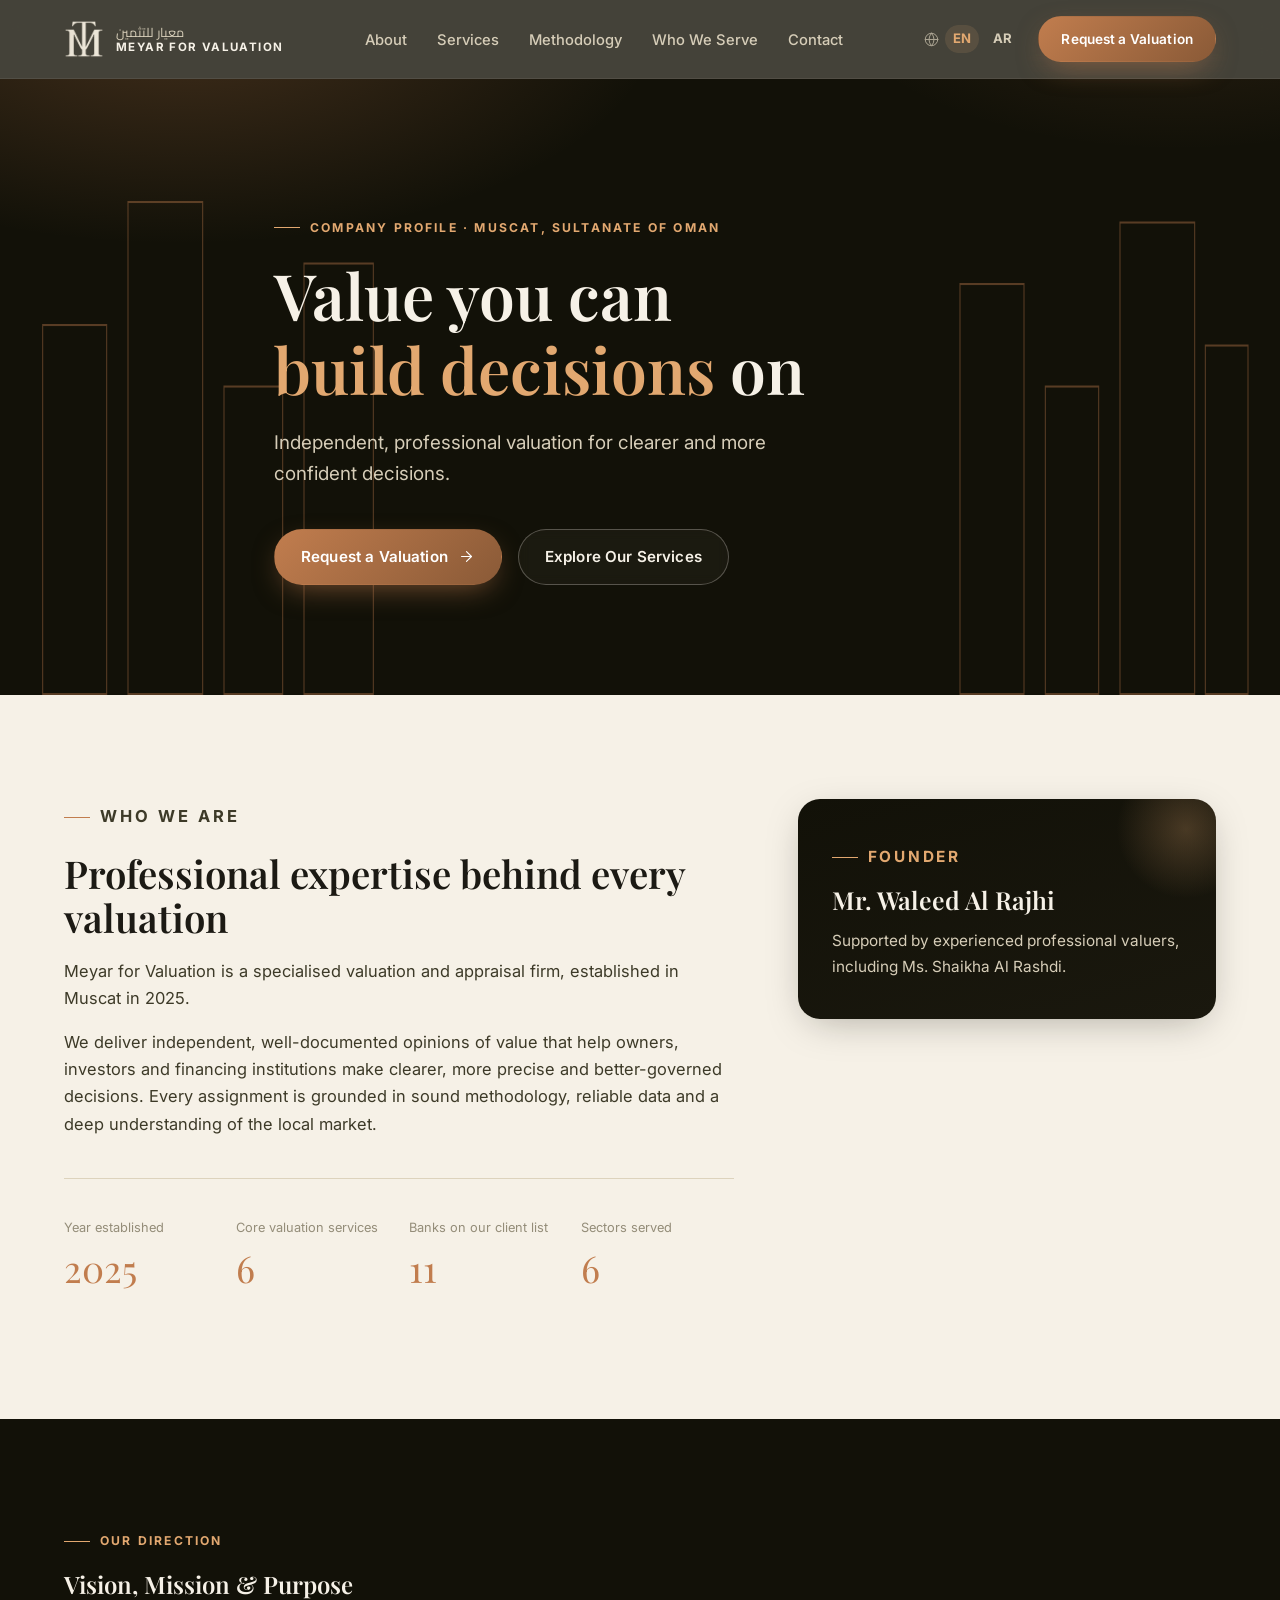
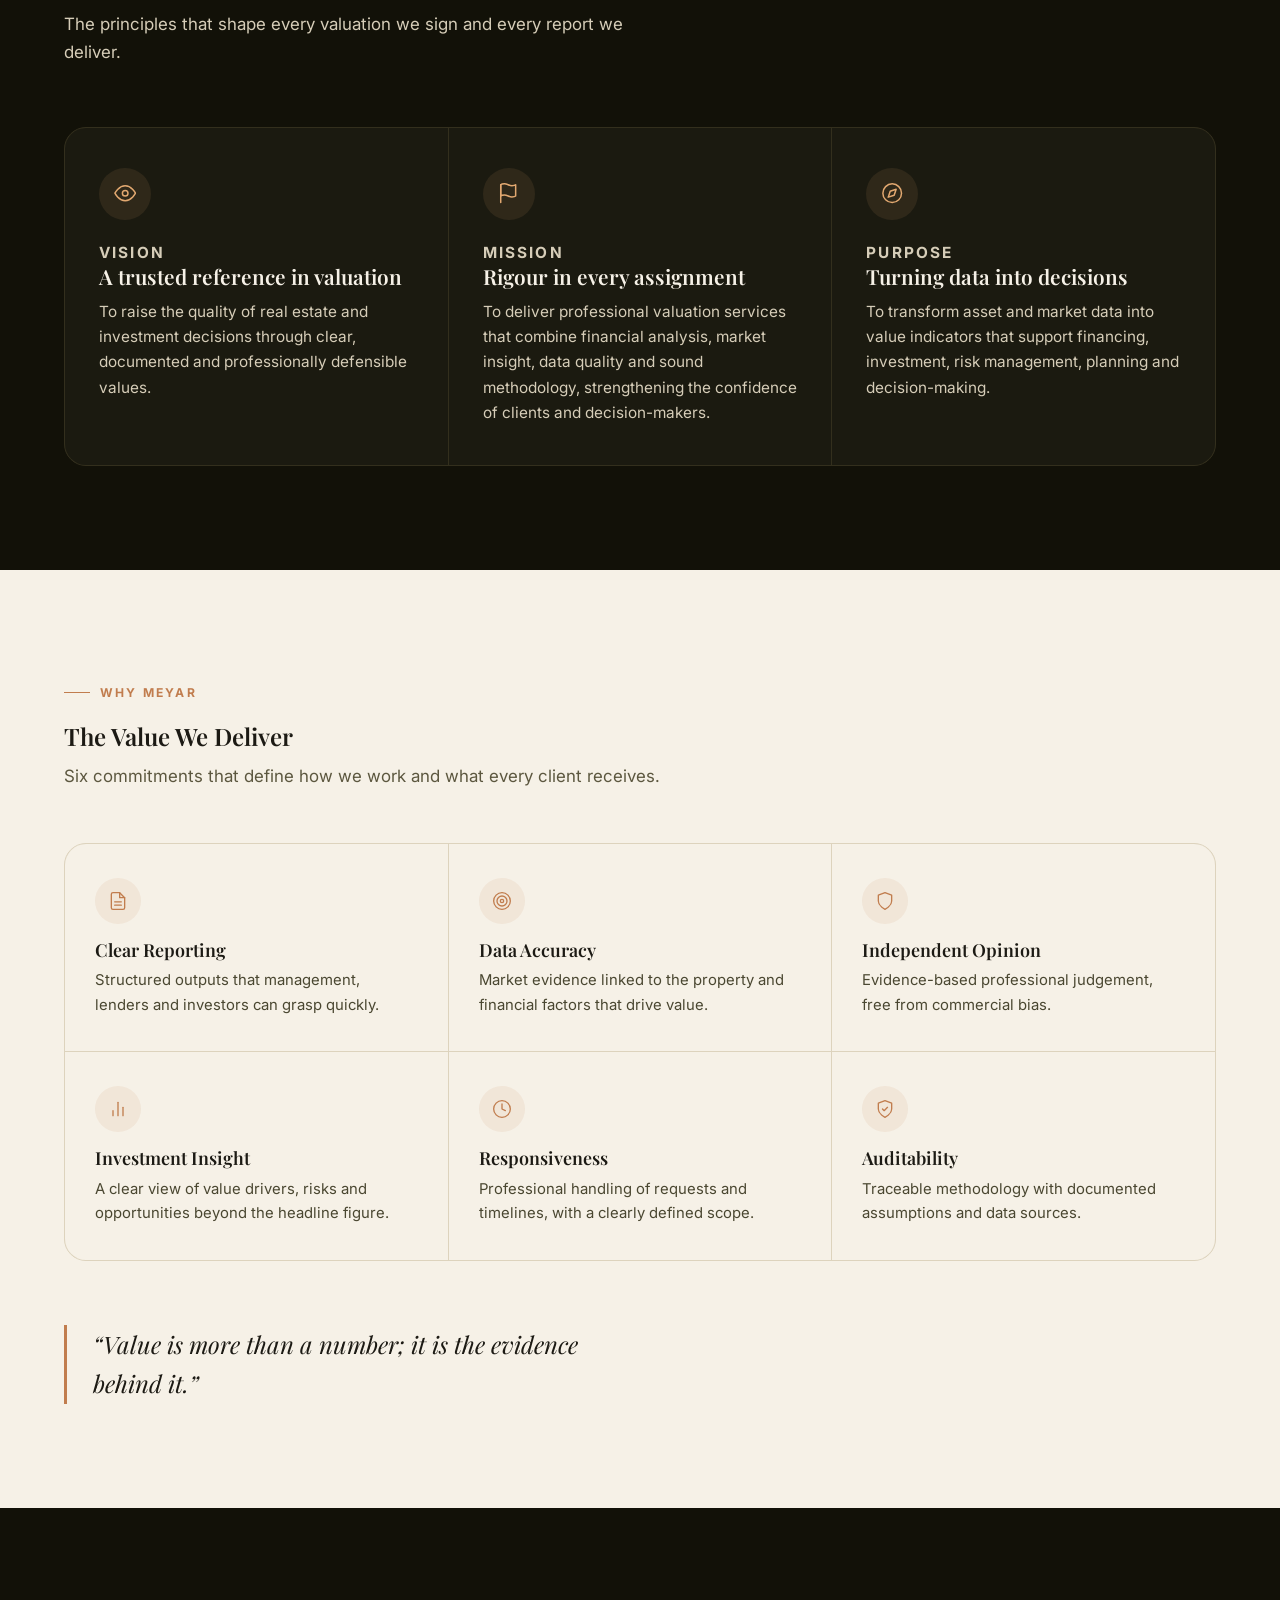
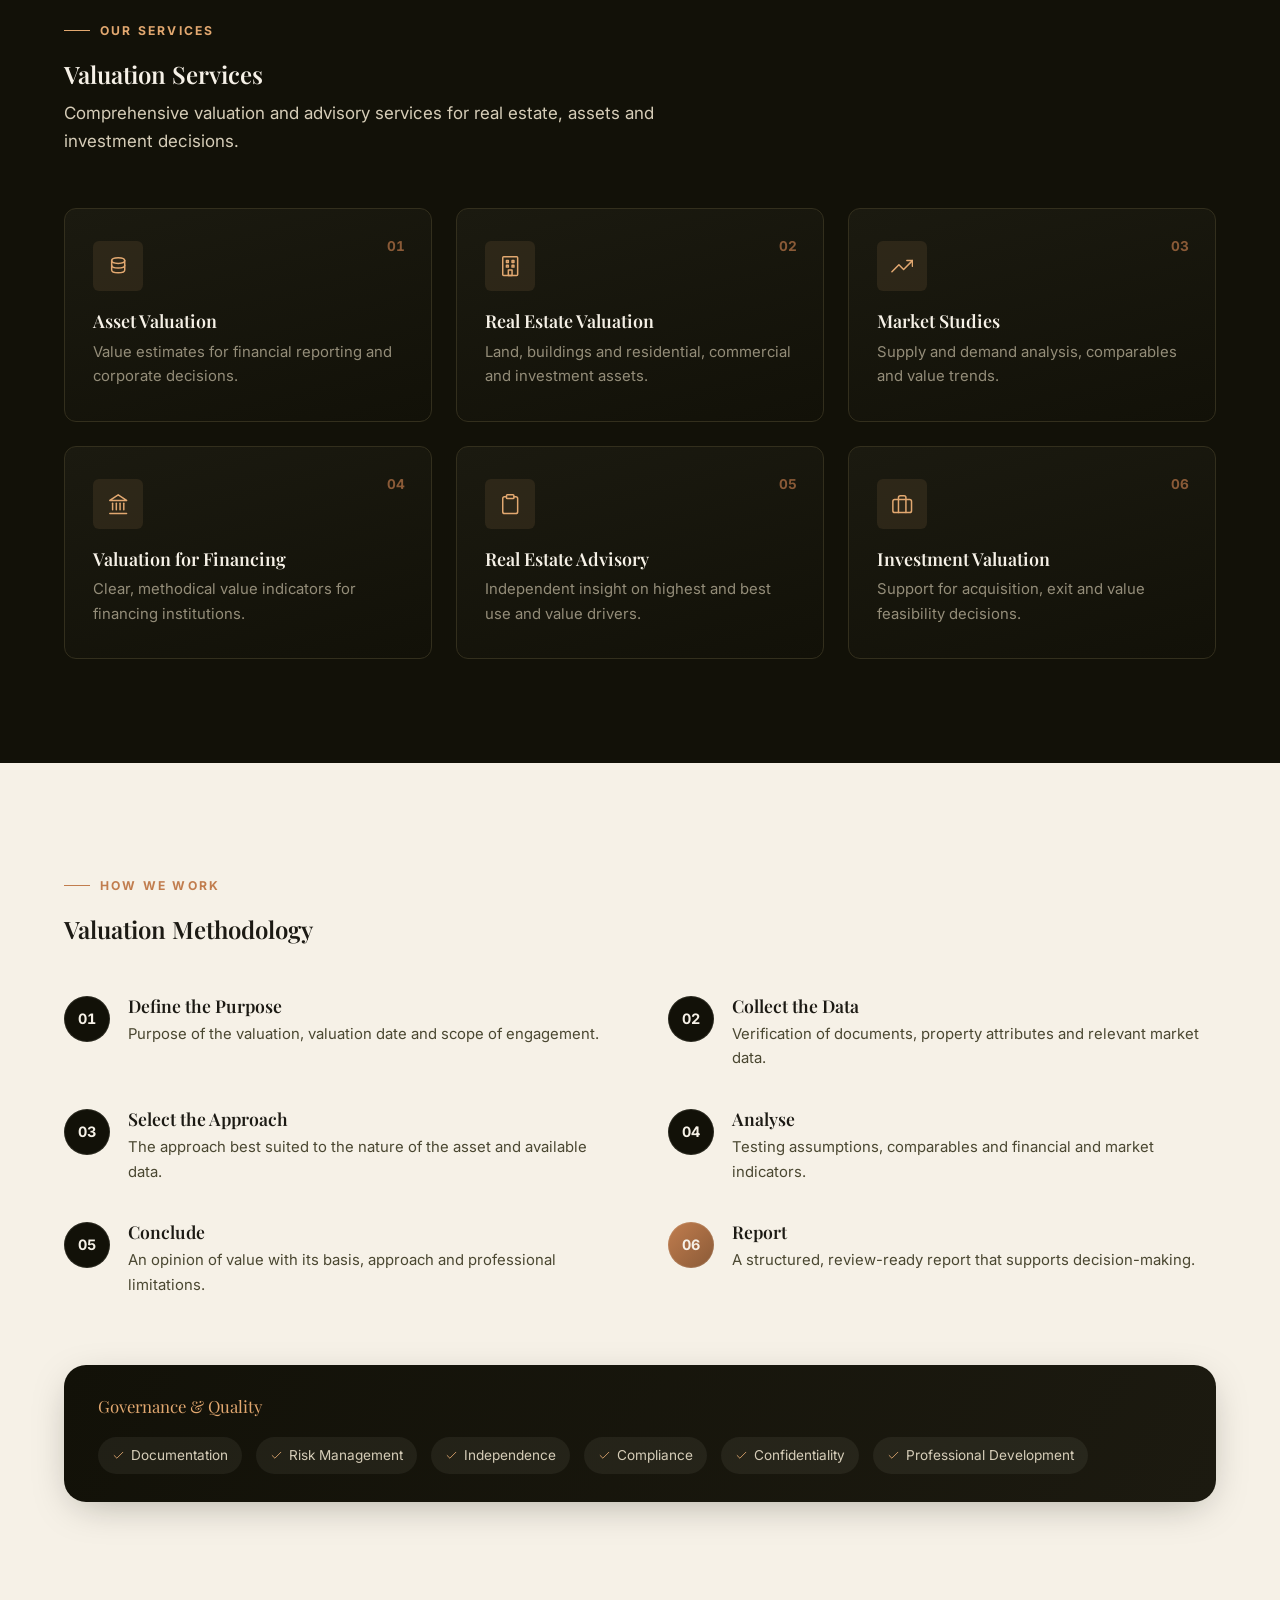
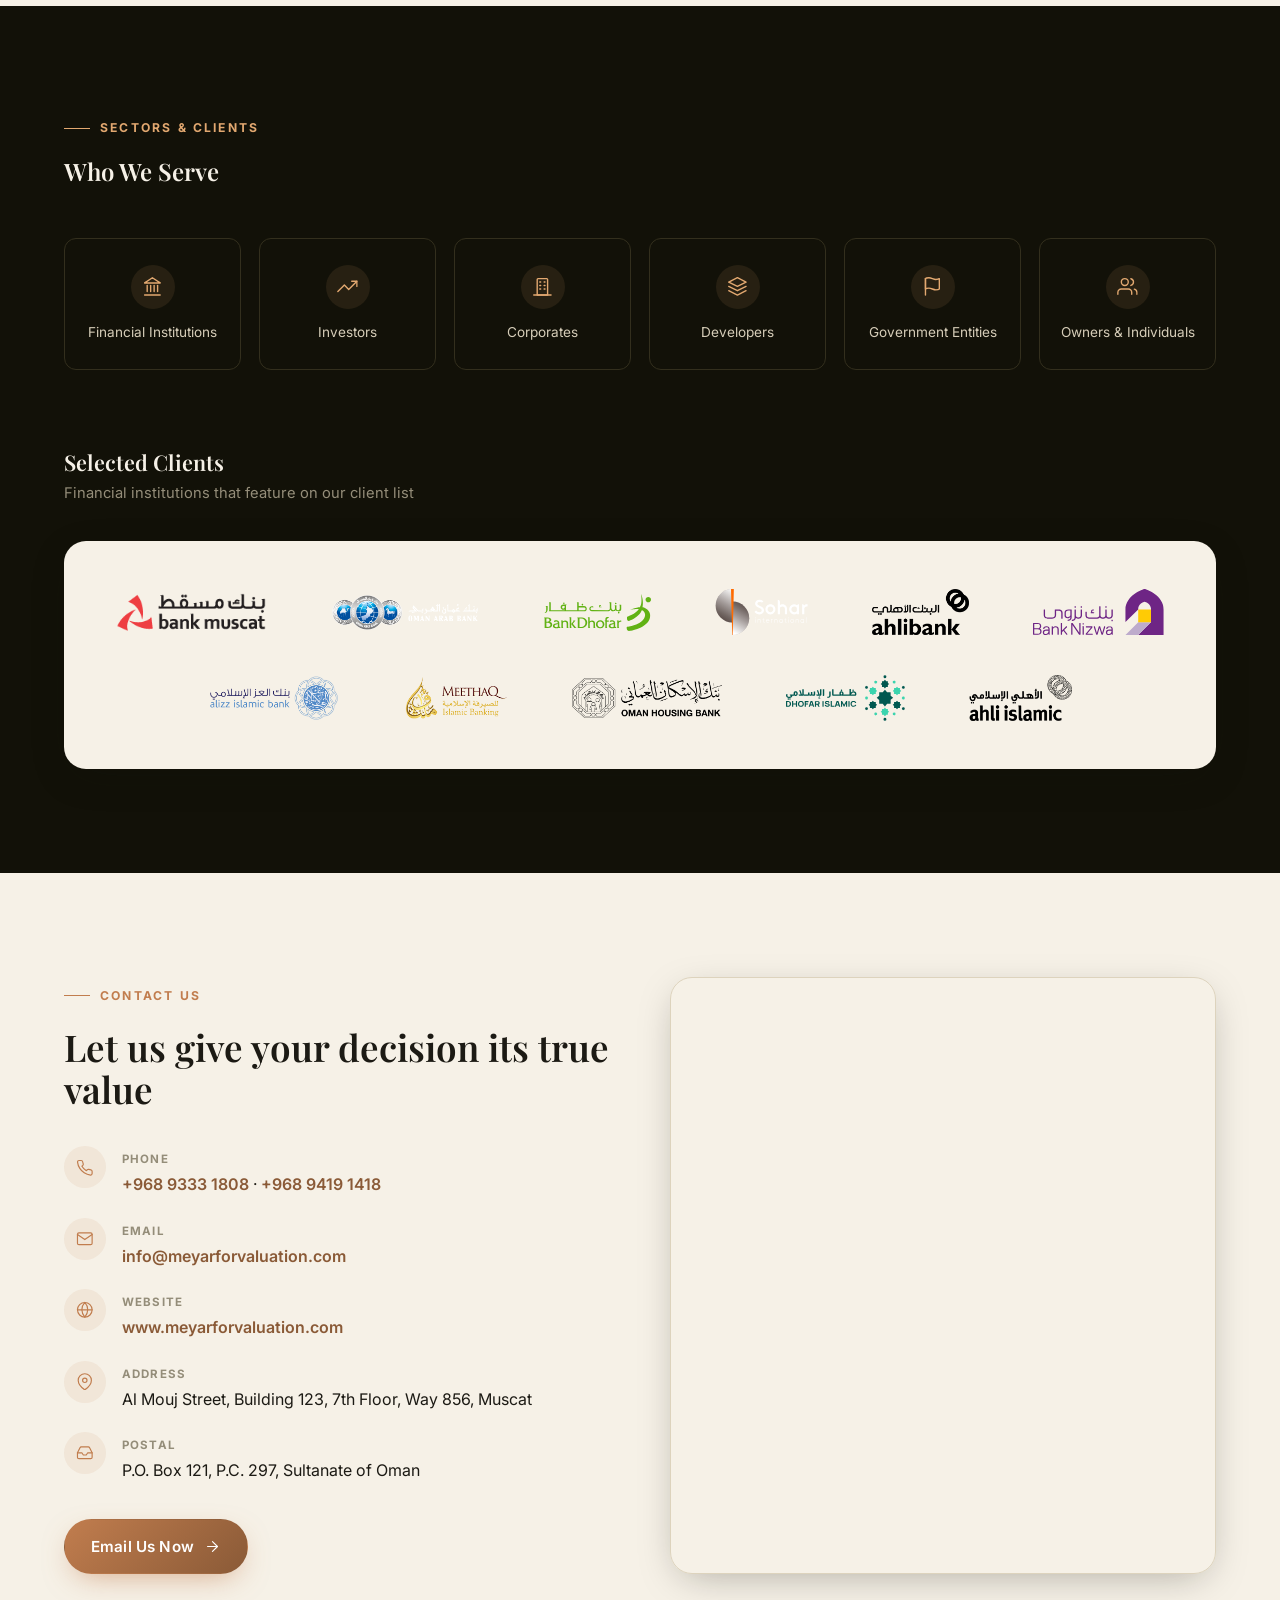
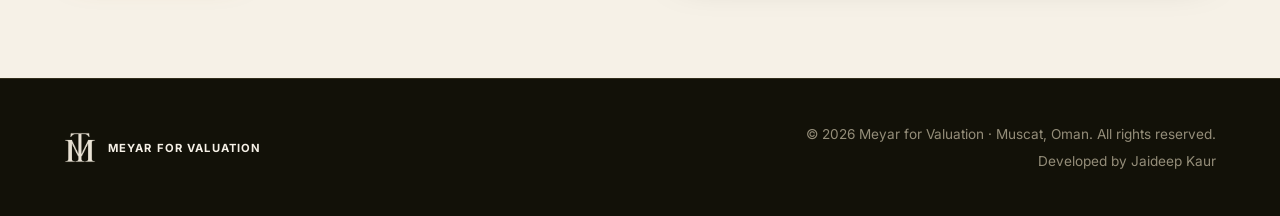
<file: index.html>
<!DOCTYPE html>
<html lang="en" dir="ltr">
<head>
<meta charset="UTF-8">
<meta name="viewport" content="width=device-width, initial-scale=1.0">
<title>Meyar for Valuation | Independent Property &amp; Asset Valuation in Muscat, Oman</title>
<meta name="description" content="Meyar for Valuation (معيار للتثمين) is an independent valuation and appraisal firm in Muscat, Oman, delivering real estate, asset and investment valuations trusted by leading banks and financial institutions.">
<meta name="keywords" content="property valuation Oman, real estate valuation Muscat, asset valuation, bank valuation Oman, investment valuation, valuation firm Muscat, Meyar for Valuation, معيار للتثمين">
<meta name="author" content="Meyar for Valuation">
<meta name="robots" content="index, follow">
<link rel="canonical" href="https://www.meyarforvaluation.com/">
<link rel="alternate" hreflang="en" href="https://www.meyarforvaluation.com/">
<link rel="alternate" hreflang="ar" href="https://www.meyarforvaluation.com/ar/">
<link rel="alternate" hreflang="x-default" href="https://www.meyarforvaluation.com/">

<!-- Open Graph -->
<meta property="og:type" content="website">
<meta property="og:site_name" content="Meyar for Valuation">
<meta property="og:title" content="Meyar for Valuation | Independent Property &amp; Asset Valuation in Muscat, Oman">
<meta property="og:description" content="Independent, professional valuation for clearer and more confident decisions. Real estate, asset and investment valuation services trusted by leading banks across Oman.">
<meta property="og:url" content="https://www.meyarforvaluation.com/">
<meta property="og:locale" content="en_OM">
<meta property="og:locale:alternate" content="ar_OM">

<!-- Twitter -->
<meta name="twitter:card" content="summary">
<meta name="twitter:title" content="Meyar for Valuation | Independent Property &amp; Asset Valuation in Muscat, Oman">
<meta name="twitter:description" content="Independent, professional valuation for clearer and more confident decisions. Trusted by leading banks across Oman.">

<meta name="theme-color" content="#121108">
<link rel="icon" type="image/svg+xml" href="assets/img/favicon.svg">
<link rel="preconnect" href="https://fonts.googleapis.com">
<link rel="preconnect" href="https://fonts.gstatic.com" crossorigin>
<link href="https://fonts.googleapis.com/css2?family=Playfair+Display:wght@500;600;700&family=Inter:wght@400;500;600;700&family=Markazi+Text:wght@500;600;700&family=Cairo:wght@400;500;600;700&display=swap" rel="stylesheet">
<link rel="stylesheet" href="assets/css/style.css">

<script type="application/ld+json">
{
  "@context": "https://schema.org",
  "@type": "ProfessionalService",
  "name": "Meyar for Valuation",
  "alternateName": "معيار للتثمين",
  "description": "Independent valuation and appraisal firm delivering real estate, asset and investment valuation services in Muscat, Oman.",
  "url": "https://www.meyarforvaluation.com/",
  "telephone": ["+968 9333 1808", "+968 9419 1418"],
  "email": "info@meyarforvaluation.com",
  "address": {
    "@type": "PostalAddress",
    "streetAddress": "Al Mouj Street, Building 123, 7th Floor, Way 856",
    "addressLocality": "Muscat",
    "addressCountry": "OM",
    "postOfficeBoxNumber": "121",
    "postalCode": "297"
  },
  "areaServed": "Oman",
  "founder": {
    "@type": "Person",
    "name": "Waleed Al Rajhi"
  },
  "foundingDate": "2025",
  "knowsAbout": ["Real Estate Valuation", "Asset Valuation", "Market Studies", "Valuation for Financing", "Real Estate Advisory", "Investment Valuation"],
  "availableLanguage": ["English", "Arabic"]
}
</script>
</head>
<body>

<a class="skip-link" href="#main">Skip to content</a>

<!-- Icon sprite -->
<svg xmlns="http://www.w3.org/2000/svg" class="sr-only" aria-hidden="true">
  <defs>
    <symbol id="icon-eye" viewBox="0 0 24 24"><path d="M1 12s4-8 11-8 11 8 11 8-4 8-11 8-11-8-11-8z"/><circle cx="12" cy="12" r="3"/></symbol>
    <symbol id="icon-flag" viewBox="0 0 24 24"><path d="M4 15s1-1 4-1 5 2 8 2 4-1 4-1V3s-1 1-4 1-5-2-8-2-4 1-4 1z"/><line x1="4" y1="22" x2="4" y2="3"/></symbol>
    <symbol id="icon-compass" viewBox="0 0 24 24"><circle cx="12" cy="12" r="10"/><polygon points="16.24 7.76 14.12 14.12 7.76 16.24 9.88 9.88 16.24 7.76"/></symbol>
    <symbol id="icon-target" viewBox="0 0 24 24"><circle cx="12" cy="12" r="10"/><circle cx="12" cy="12" r="6"/><circle cx="12" cy="12" r="2"/></symbol>
    <symbol id="icon-file-text" viewBox="0 0 24 24"><path d="M14 2H6a2 2 0 0 0-2 2v16a2 2 0 0 0 2 2h12a2 2 0 0 0 2-2V8z"/><polyline points="14 2 14 8 20 8"/><line x1="16" y1="13" x2="8" y2="13"/><line x1="16" y1="17" x2="8" y2="17"/></symbol>
    <symbol id="icon-shield" viewBox="0 0 24 24"><path d="M12 22s8-4 8-10V5l-8-3-8 3v7c0 6 8 10 8 10z"/></symbol>
    <symbol id="icon-shield-check" viewBox="0 0 24 24"><path d="M12 22s8-4 8-10V5l-8-3-8 3v7c0 6 8 10 8 10z"/><polyline points="9 12 11 14 15 10"/></symbol>
    <symbol id="icon-bar-chart" viewBox="0 0 24 24"><line x1="18" y1="20" x2="18" y2="10"/><line x1="12" y1="20" x2="12" y2="4"/><line x1="6" y1="20" x2="6" y2="14"/></symbol>
    <symbol id="icon-clock" viewBox="0 0 24 24"><circle cx="12" cy="12" r="10"/><polyline points="12 6 12 12 16 14"/></symbol>
    <symbol id="icon-coins" viewBox="0 0 24 24"><ellipse cx="12" cy="6" rx="7" ry="3"/><path d="M5 6v5c0 1.66 3.13 3 7 3s7-1.34 7-3V6"/><path d="M5 11v5c0 1.66 3.13 3 7 3s7-1.34 7-3v-5"/></symbol>
    <symbol id="icon-building" viewBox="0 0 24 24"><rect x="4" y="2" width="16" height="20" rx="1"/><rect x="8" y="6" width="2" height="2"/><rect x="14" y="6" width="2" height="2"/><rect x="8" y="11" width="2" height="2"/><rect x="14" y="11" width="2" height="2"/><rect x="10" y="16" width="4" height="6"/></symbol>
    <symbol id="icon-trending-up" viewBox="0 0 24 24"><polyline points="23 6 13.5 15.5 8.5 10.5 1 18"/><polyline points="17 6 23 6 23 12"/></symbol>
    <symbol id="icon-landmark" viewBox="0 0 24 24"><line x1="3" y1="22" x2="21" y2="22"/><line x1="6" y1="18" x2="6" y2="11"/><line x1="10" y1="18" x2="10" y2="11"/><line x1="14" y1="18" x2="14" y2="11"/><line x1="18" y1="18" x2="18" y2="11"/><polygon points="12 2 21 8 3 8"/></symbol>
    <symbol id="icon-clipboard" viewBox="0 0 24 24"><path d="M16 4h2a2 2 0 0 1 2 2v14a2 2 0 0 1-2 2H6a2 2 0 0 1-2-2V6a2 2 0 0 1 2-2h2"/><rect x="8" y="2" width="8" height="4" rx="1"/></symbol>
    <symbol id="icon-briefcase" viewBox="0 0 24 24"><rect x="2" y="7" width="20" height="14" rx="2"/><path d="M16 21V5a2 2 0 0 0-2-2h-4a2 2 0 0 0-2 2v16"/></symbol>
    <symbol id="icon-users" viewBox="0 0 24 24"><path d="M17 21v-2a4 4 0 0 0-4-4H5a4 4 0 0 0-4 4v2"/><circle cx="9" cy="7" r="4"/><path d="M23 21v-2a4 4 0 0 0-3-3.87"/><path d="M16 3.13a4 4 0 0 1 0 7.75"/></symbol>
    <symbol id="icon-tower" viewBox="0 0 24 24"><path d="M6 22V4a1 1 0 0 1 1-1h10a1 1 0 0 1 1 1v18Z"/><path d="M2 22h20"/><path d="M9 7h1"/><path d="M14 7h1"/><path d="M9 11h1"/><path d="M14 11h1"/><path d="M9 15h1"/><path d="M14 15h1"/></symbol>
    <symbol id="icon-layers" viewBox="0 0 24 24"><polygon points="12 2 2 7 12 12 22 7 12 2"/><polyline points="2 17 12 22 22 17"/><polyline points="2 12 12 17 22 12"/></symbol>
    <symbol id="icon-phone" viewBox="0 0 24 24"><path d="M22 16.92v3a2 2 0 0 1-2.18 2 19.79 19.79 0 0 1-8.63-3.07 19.5 19.5 0 0 1-6-6 19.79 19.79 0 0 1-3.07-8.67A2 2 0 0 1 4.11 2h3a2 2 0 0 1 2 1.72c.127.96.361 1.903.7 2.81a2 2 0 0 1-.45 2.11L8.09 9.91a16 16 0 0 0 6 6l1.27-1.27a2 2 0 0 1 2.11-.45c.907.339 1.85.573 2.81.7A2 2 0 0 1 22 16.92z"/></symbol>
    <symbol id="icon-mail" viewBox="0 0 24 24"><path d="M4 4h16a2 2 0 0 1 2 2v12a2 2 0 0 1-2 2H4a2 2 0 0 1-2-2V6a2 2 0 0 1 2-2z"/><polyline points="22 6 12 13 2 6"/></symbol>
    <symbol id="icon-map-pin" viewBox="0 0 24 24"><path d="M21 10c0 7-9 13-9 13s-9-6-9-13a9 9 0 0 1 18 0z"/><circle cx="12" cy="10" r="3"/></symbol>
    <symbol id="icon-inbox" viewBox="0 0 24 24"><polyline points="22 12 16 12 14 15 10 15 8 12 2 12"/><path d="M5.45 5.11L2 12v6a2 2 0 0 0 2 2h16a2 2 0 0 0 2-2v-6l-3.45-6.89A2 2 0 0 0 16.76 4H7.24a2 2 0 0 0-1.79 1.11z"/></symbol>
    <symbol id="icon-globe" viewBox="0 0 24 24"><circle cx="12" cy="12" r="10"/><line x1="2" y1="12" x2="22" y2="12"/><path d="M12 2a15.3 15.3 0 0 1 4 10 15.3 15.3 0 0 1-4 10 15.3 15.3 0 0 1-4-10 15.3 15.3 0 0 1 4-10z"/></symbol>
    <symbol id="icon-arrow-right" viewBox="0 0 24 24"><line x1="5" y1="12" x2="19" y2="12"/><polyline points="12 5 19 12 12 19"/></symbol>
    <symbol id="icon-check" viewBox="0 0 24 24"><polyline points="20 6 9 17 4 12"/></symbol>
    <symbol id="icon-chevron-up" viewBox="0 0 24 24"><polyline points="18 15 12 9 6 15"/></symbol>
  </defs>
</svg>

<header class="site-header" id="top">
  <div class="container header-inner">
    <a href="#top" class="brand" aria-label="Meyar for Valuation home">
      <img class="brand-mark" src="assets/img/logo-mark.png" alt="Meyar for Valuation monogram" width="354" height="340">
      <span class="brand-text">
        <span class="brand-ar">معيار للتثمين</span>
        <span class="brand-en">MEYAR FOR VALUATION</span>
      </span>
    </a>

    <nav class="site-nav" aria-label="Primary">
      <button class="nav-toggle" aria-expanded="false" aria-controls="nav-menu" id="navToggle">
        <span></span><span></span><span></span>
        <span class="sr-only">Menu</span>
      </button>
      <div class="nav-menu-lang">
        <a href="index.html" aria-current="true">English</a>
        <span aria-hidden="true">/</span>
        <a href="ar/index.html" lang="ar" hreflang="ar">العربية</a>
      </div>
      <ul id="nav-menu" class="nav-menu">
        <li><a href="#about">About</a></li>
        <li><a href="#services">Services</a></li>
        <li><a href="#methodology">Methodology</a></li>
        <li><a href="#clients">Who We Serve</a></li>
        <li><a href="#contact">Contact</a></li>
      </ul>
    </nav>

    <div class="header-actions">
      <div class="lang-switch">
        <svg class="icon" aria-hidden="true"><use href="#icon-globe"/></svg>
        <a href="index.html" aria-current="true">EN</a>
        <a href="ar/index.html" lang="ar" hreflang="ar">AR</a>
      </div>
      <a href="#contact" class="btn btn-accent nav-cta">Request a Valuation</a>
    </div>
  </div>
</header>

<main id="main">

  <!-- HERO -->
  <section class="hero" aria-labelledby="hero-heading">
    <div class="hero-glow" aria-hidden="true"></div>
    <div class="hero-skyline" aria-hidden="true">
      <svg viewBox="0 0 1200 300" preserveAspectRatio="none">
        <rect x="40" y="120" width="60" height="180" />
        <rect x="120" y="60" width="70" height="240" />
        <rect x="210" y="150" width="55" height="150" />
        <rect x="285" y="90" width="65" height="210" />
        <rect x="900" y="100" width="60" height="200" />
        <rect x="980" y="150" width="50" height="150" />
        <rect x="1050" y="70" width="70" height="230" />
        <rect x="1130" y="130" width="40" height="170" />
      </svg>
    </div>
    <div class="container hero-inner">
      <p class="eyebrow" data-reveal>Company Profile &middot; Muscat, Sultanate of Oman</p>
      <h1 id="hero-heading" data-reveal>Value you can<br><em>build decisions</em> on</h1>
      <p class="hero-lede" data-reveal>Independent, professional valuation for clearer and more confident decisions.</p>
      <div class="hero-actions" data-reveal>
        <a href="#contact" class="btn btn-accent">Request a Valuation <svg class="icon" aria-hidden="true"><use href="#icon-arrow-right"/></svg></a>
        <a href="#services" class="btn btn-ghost">Explore Our Services</a>
      </div>
    </div>
  </section>

  <!-- ABOUT -->
  <section id="about" class="section section-light" aria-labelledby="about-heading">
    <div class="container about-grid">
      <div class="about-copy" data-reveal>
        <p class="eyebrow eyebrow-dark">Who We Are</p>
        <h2 id="about-heading">Professional expertise behind every valuation</h2>
        <p>Meyar for Valuation is a specialised valuation and appraisal firm, established in Muscat in 2025.</p>
        <p>We deliver independent, well-documented opinions of value that help owners, investors and financing institutions make clearer, more precise and better-governed decisions. Every assignment is grounded in sound methodology, reliable data and a deep understanding of the local market.</p>

        <dl class="stat-row">
          <div class="stat">
            <dt>Year established</dt>
            <dd><span data-count-to="2025">0</span></dd>
          </div>
          <div class="stat">
            <dt>Core valuation services</dt>
            <dd><span data-count-to="6">0</span></dd>
          </div>
          <div class="stat">
            <dt>Banks on our client list</dt>
            <dd><span data-count-to="11">0</span></dd>
          </div>
          <div class="stat">
            <dt>Sectors served</dt>
            <dd><span data-count-to="6">0</span></dd>
          </div>
        </dl>
      </div>

      <aside class="founder-card" data-reveal>
        <p class="eyebrow">Founder</p>
        <h3>Mr. Waleed Al Rajhi</h3>
        <p>Supported by experienced professional valuers, including Ms. Shaikha Al Rashdi.</p>
      </aside>
    </div>
  </section>

  <!-- VISION / MISSION / PURPOSE -->
  <section id="vision" class="section section-dark" aria-labelledby="vision-heading">
    <div class="container">
      <p class="eyebrow" data-reveal>Our Direction</p>
      <h2 id="vision-heading" data-reveal>Vision, Mission &amp; Purpose</h2>
      <p class="section-intro" data-reveal>The principles that shape every valuation we sign and every report we deliver.</p>

      <ol class="triad-grid" data-reveal-group>
        <li class="triad-item" data-reveal>
          <span class="triad-icon"><svg class="icon" aria-hidden="true"><use href="#icon-eye"/></svg></span>
          <p class="triad-label">Vision</p>
          <h3>A trusted reference in valuation</h3>
          <p>To raise the quality of real estate and investment decisions through clear, documented and professionally defensible values.</p>
        </li>
        <li class="triad-item" data-reveal>
          <span class="triad-icon"><svg class="icon" aria-hidden="true"><use href="#icon-flag"/></svg></span>
          <p class="triad-label">Mission</p>
          <h3>Rigour in every assignment</h3>
          <p>To deliver professional valuation services that combine financial analysis, market insight, data quality and sound methodology, strengthening the confidence of clients and decision-makers.</p>
        </li>
        <li class="triad-item" data-reveal>
          <span class="triad-icon"><svg class="icon" aria-hidden="true"><use href="#icon-compass"/></svg></span>
          <p class="triad-label">Purpose</p>
          <h3>Turning data into decisions</h3>
          <p>To transform asset and market data into value indicators that support financing, investment, risk management, planning and decision-making.</p>
        </li>
      </ol>
    </div>
  </section>

  <!-- THE VALUE WE DELIVER -->
  <section id="value" class="section section-light" aria-labelledby="value-heading">
    <div class="container">
      <p class="eyebrow eyebrow-dark" data-reveal>Why Meyar</p>
      <h2 id="value-heading" data-reveal>The Value We Deliver</h2>
      <p class="section-intro section-intro-dark" data-reveal>Six commitments that define how we work and what every client receives.</p>

      <div class="value-grid" data-reveal-group>
        <div class="value-item" data-reveal>
          <span class="value-icon"><svg class="icon" aria-hidden="true"><use href="#icon-file-text"/></svg></span>
          <h3>Clear Reporting</h3>
          <p>Structured outputs that management, lenders and investors can grasp quickly.</p>
        </div>
        <div class="value-item" data-reveal>
          <span class="value-icon"><svg class="icon" aria-hidden="true"><use href="#icon-target"/></svg></span>
          <h3>Data Accuracy</h3>
          <p>Market evidence linked to the property and financial factors that drive value.</p>
        </div>
        <div class="value-item" data-reveal>
          <span class="value-icon"><svg class="icon" aria-hidden="true"><use href="#icon-shield"/></svg></span>
          <h3>Independent Opinion</h3>
          <p>Evidence-based professional judgement, free from commercial bias.</p>
        </div>
        <div class="value-item" data-reveal>
          <span class="value-icon"><svg class="icon" aria-hidden="true"><use href="#icon-bar-chart"/></svg></span>
          <h3>Investment Insight</h3>
          <p>A clear view of value drivers, risks and opportunities beyond the headline figure.</p>
        </div>
        <div class="value-item" data-reveal>
          <span class="value-icon"><svg class="icon" aria-hidden="true"><use href="#icon-clock"/></svg></span>
          <h3>Responsiveness</h3>
          <p>Professional handling of requests and timelines, with a clearly defined scope.</p>
        </div>
        <div class="value-item" data-reveal>
          <span class="value-icon"><svg class="icon" aria-hidden="true"><use href="#icon-shield-check"/></svg></span>
          <h3>Auditability</h3>
          <p>Traceable methodology with documented assumptions and data sources.</p>
        </div>
      </div>

      <p class="pull-quote" data-reveal>&ldquo;Value is more than a number; it is the evidence behind it.&rdquo;</p>
    </div>
  </section>

  <!-- SERVICES -->
  <section id="services" class="section section-dark" aria-labelledby="services-heading">
    <div class="container">
      <p class="eyebrow" data-reveal>Our Services</p>
      <h2 id="services-heading" data-reveal>Valuation Services</h2>
      <p class="section-intro" data-reveal>Comprehensive valuation and advisory services for real estate, assets and investment decisions.</p>

      <div class="services-grid" data-reveal-group>
        <article class="service-card" data-reveal>
          <span class="service-icon"><svg class="icon" aria-hidden="true"><use href="#icon-coins"/></svg></span>
          <span class="service-num">01</span>
          <h3>Asset Valuation</h3>
          <p>Value estimates for financial reporting and corporate decisions.</p>
        </article>
        <article class="service-card" data-reveal>
          <span class="service-icon"><svg class="icon" aria-hidden="true"><use href="#icon-building"/></svg></span>
          <span class="service-num">02</span>
          <h3>Real Estate Valuation</h3>
          <p>Land, buildings and residential, commercial and investment assets.</p>
        </article>
        <article class="service-card" data-reveal>
          <span class="service-icon"><svg class="icon" aria-hidden="true"><use href="#icon-trending-up"/></svg></span>
          <span class="service-num">03</span>
          <h3>Market Studies</h3>
          <p>Supply and demand analysis, comparables and value trends.</p>
        </article>
        <article class="service-card" data-reveal>
          <span class="service-icon"><svg class="icon" aria-hidden="true"><use href="#icon-landmark"/></svg></span>
          <span class="service-num">04</span>
          <h3>Valuation for Financing</h3>
          <p>Clear, methodical value indicators for financing institutions.</p>
        </article>
        <article class="service-card" data-reveal>
          <span class="service-icon"><svg class="icon" aria-hidden="true"><use href="#icon-clipboard"/></svg></span>
          <span class="service-num">05</span>
          <h3>Real Estate Advisory</h3>
          <p>Independent insight on highest and best use and value drivers.</p>
        </article>
        <article class="service-card" data-reveal>
          <span class="service-icon"><svg class="icon" aria-hidden="true"><use href="#icon-briefcase"/></svg></span>
          <span class="service-num">06</span>
          <h3>Investment Valuation</h3>
          <p>Support for acquisition, exit and value feasibility decisions.</p>
        </article>
      </div>
    </div>
  </section>

  <!-- METHODOLOGY -->
  <section id="methodology" class="section section-light" aria-labelledby="methodology-heading">
    <div class="container">
      <p class="eyebrow eyebrow-dark" data-reveal>How We Work</p>
      <h2 id="methodology-heading" data-reveal>Valuation Methodology</h2>

      <ol class="method-grid" data-reveal-group>
        <li class="method-item" data-reveal>
          <span class="method-num">01</span>
          <div>
            <h3>Define the Purpose</h3>
            <p>Purpose of the valuation, valuation date and scope of engagement.</p>
          </div>
        </li>
        <li class="method-item" data-reveal>
          <span class="method-num">02</span>
          <div>
            <h3>Collect the Data</h3>
            <p>Verification of documents, property attributes and relevant market data.</p>
          </div>
        </li>
        <li class="method-item" data-reveal>
          <span class="method-num">03</span>
          <div>
            <h3>Select the Approach</h3>
            <p>The approach best suited to the nature of the asset and available data.</p>
          </div>
        </li>
        <li class="method-item" data-reveal>
          <span class="method-num">04</span>
          <div>
            <h3>Analyse</h3>
            <p>Testing assumptions, comparables and financial and market indicators.</p>
          </div>
        </li>
        <li class="method-item" data-reveal>
          <span class="method-num">05</span>
          <div>
            <h3>Conclude</h3>
            <p>An opinion of value with its basis, approach and professional limitations.</p>
          </div>
        </li>
        <li class="method-item method-item-accent" data-reveal>
          <span class="method-num">06</span>
          <div>
            <h3>Report</h3>
            <p>A structured, review-ready report that supports decision-making.</p>
          </div>
        </li>
      </ol>

      <div class="governance-strip" data-reveal>
        <span class="governance-label">Governance &amp; Quality</span>
        <ul class="governance-list">
          <li><svg class="icon" aria-hidden="true"><use href="#icon-check"/></svg>Documentation</li>
          <li><svg class="icon" aria-hidden="true"><use href="#icon-check"/></svg>Risk Management</li>
          <li><svg class="icon" aria-hidden="true"><use href="#icon-check"/></svg>Independence</li>
          <li><svg class="icon" aria-hidden="true"><use href="#icon-check"/></svg>Compliance</li>
          <li><svg class="icon" aria-hidden="true"><use href="#icon-check"/></svg>Confidentiality</li>
          <li><svg class="icon" aria-hidden="true"><use href="#icon-check"/></svg>Professional Development</li>
        </ul>
      </div>
    </div>
  </section>

  <!-- WHO WE SERVE -->
  <section id="clients" class="section section-dark" aria-labelledby="clients-heading">
    <div class="container">
      <p class="eyebrow" data-reveal>Sectors &amp; Clients</p>
      <h2 id="clients-heading" data-reveal>Who We Serve</h2>

      <ul class="sector-grid" data-reveal-group>
        <li data-reveal><span class="sector-icon"><svg class="icon" aria-hidden="true"><use href="#icon-landmark"/></svg></span>Financial Institutions</li>
        <li data-reveal><span class="sector-icon"><svg class="icon" aria-hidden="true"><use href="#icon-trending-up"/></svg></span>Investors</li>
        <li data-reveal><span class="sector-icon"><svg class="icon" aria-hidden="true"><use href="#icon-tower"/></svg></span>Corporates</li>
        <li data-reveal><span class="sector-icon"><svg class="icon" aria-hidden="true"><use href="#icon-layers"/></svg></span>Developers</li>
        <li data-reveal><span class="sector-icon"><svg class="icon" aria-hidden="true"><use href="#icon-flag"/></svg></span>Government Entities</li>
        <li data-reveal><span class="sector-icon"><svg class="icon" aria-hidden="true"><use href="#icon-users"/></svg></span>Owners &amp; Individuals</li>
      </ul>
    </div>

    <div class="container clients-block">
      <h3 class="clients-subhead" data-reveal>Selected Clients</h3>
      <p class="clients-caption" data-reveal>Financial institutions that feature on our client list</p>
      <div class="clients-panel" data-reveal>
        <div class="client-logo-grid">
          <img src="assets/img/clients/bank-muscat.png" alt="Bank Muscat" loading="lazy" width="200" height="50">
          <img src="assets/img/clients/oman-arab-bank.png" alt="Oman Arab Bank" loading="lazy" width="294" height="76">
          <img src="assets/img/clients/bank-dhofar.svg" alt="BankDhofar" loading="lazy" width="107" height="37">
          <img src="assets/img/clients/sohar-international.svg" alt="Sohar International" loading="lazy" width="147" height="73">
          <img class="logo-invert" src="assets/img/clients/ahlibank.png" alt="ahlibank" loading="lazy" width="187" height="88">
          <img src="assets/img/clients/bank-nizwa.svg" alt="Bank Nizwa" loading="lazy" width="142" height="50">
          <img src="assets/img/clients/alizz-islamic-bank.png" alt="alizz islamic bank" loading="lazy" width="259" height="90">
          <img src="assets/img/clients/meethaq-islamic.png" alt="Meethaq Islamic Banking" loading="lazy" width="200" height="89">
          <img class="logo-invert" src="assets/img/clients/oman-housing-bank.png" alt="Oman Housing Bank" loading="lazy" width="560" height="151">
          <img src="assets/img/clients/dhofar-islamic.svg" alt="Dhofar Islamic" loading="lazy" width="200" height="77">
          <img class="logo-invert" src="assets/img/clients/ahli-islamic.png" alt="ahli islamic" loading="lazy" width="197" height="88">
        </div>
      </div>
    </div>
  </section>

  <!-- CONTACT -->
  <section id="contact" class="section section-light" aria-labelledby="contact-heading">
    <div class="container contact-grid">
      <div class="contact-copy" data-reveal>
        <p class="eyebrow eyebrow-dark">Contact Us</p>
        <h2 id="contact-heading">Let us give your decision its true value</h2>

        <ul class="contact-list">
          <li>
            <span class="contact-icon"><svg class="icon" aria-hidden="true"><use href="#icon-phone"/></svg></span>
            <span class="contact-item-body">
              <span class="contact-label">Phone</span>
              <span><a href="tel:+96893331808">+968 9333 1808</a> &middot; <a href="tel:+96894191418">+968 9419 1418</a></span>
            </span>
          </li>
          <li>
            <span class="contact-icon"><svg class="icon" aria-hidden="true"><use href="#icon-mail"/></svg></span>
            <span class="contact-item-body">
              <span class="contact-label">Email</span>
              <a href="mailto:info@meyarforvaluation.com">info@meyarforvaluation.com</a>
            </span>
          </li>
          <li>
            <span class="contact-icon"><svg class="icon" aria-hidden="true"><use href="#icon-globe"/></svg></span>
            <span class="contact-item-body">
              <span class="contact-label">Website</span>
              <a href="https://www.meyarforvaluation.com">www.meyarforvaluation.com</a>
            </span>
          </li>
          <li>
            <span class="contact-icon"><svg class="icon" aria-hidden="true"><use href="#icon-map-pin"/></svg></span>
            <span class="contact-item-body">
              <span class="contact-label">Address</span>
              <span>Al Mouj Street, Building 123, 7th Floor, Way 856, Muscat</span>
            </span>
          </li>
          <li>
            <span class="contact-icon"><svg class="icon" aria-hidden="true"><use href="#icon-inbox"/></svg></span>
            <span class="contact-item-body">
              <span class="contact-label">Postal</span>
              <span>P.O. Box 121, P.C. 297, Sultanate of Oman</span>
            </span>
          </li>
        </ul>

        <a href="mailto:info@meyarforvaluation.com?subject=Valuation%20Enquiry" class="btn btn-accent">Email Us Now <svg class="icon" aria-hidden="true"><use href="#icon-arrow-right"/></svg></a>
      </div>

      <div class="contact-map" data-reveal>
        <iframe
          title="Meyar for Valuation location on Al Mouj Street, Muscat"
          src="https://www.google.com/maps?q=Al+Mouj+Street+Muscat+Oman&output=embed"
          loading="lazy"
          referrerpolicy="no-referrer-when-downgrade">
        </iframe>
      </div>
    </div>
  </section>

</main>

<footer class="site-footer">
  <div class="container footer-inner">
    <div class="footer-brand">
      <img class="brand-mark" src="assets/img/logo-mark.png" alt="Meyar for Valuation monogram" width="354" height="340">
      <span class="brand-en">MEYAR FOR VALUATION</span>
    </div>
    <div class="footer-text">
      <p>&copy; <span id="year"></span> Meyar for Valuation &middot; Muscat, Oman. All rights reserved.</p>
      <p class="footer-credit">Developed by Jaideep Kaur</p>
    </div>
  </div>
</footer>

<button class="to-top" id="toTop" aria-label="Back to top">
  <svg class="icon" aria-hidden="true"><use href="#icon-chevron-up"/></svg>
</button>

<script src="assets/js/main.js" defer></script>
</body>
</html>
</file>
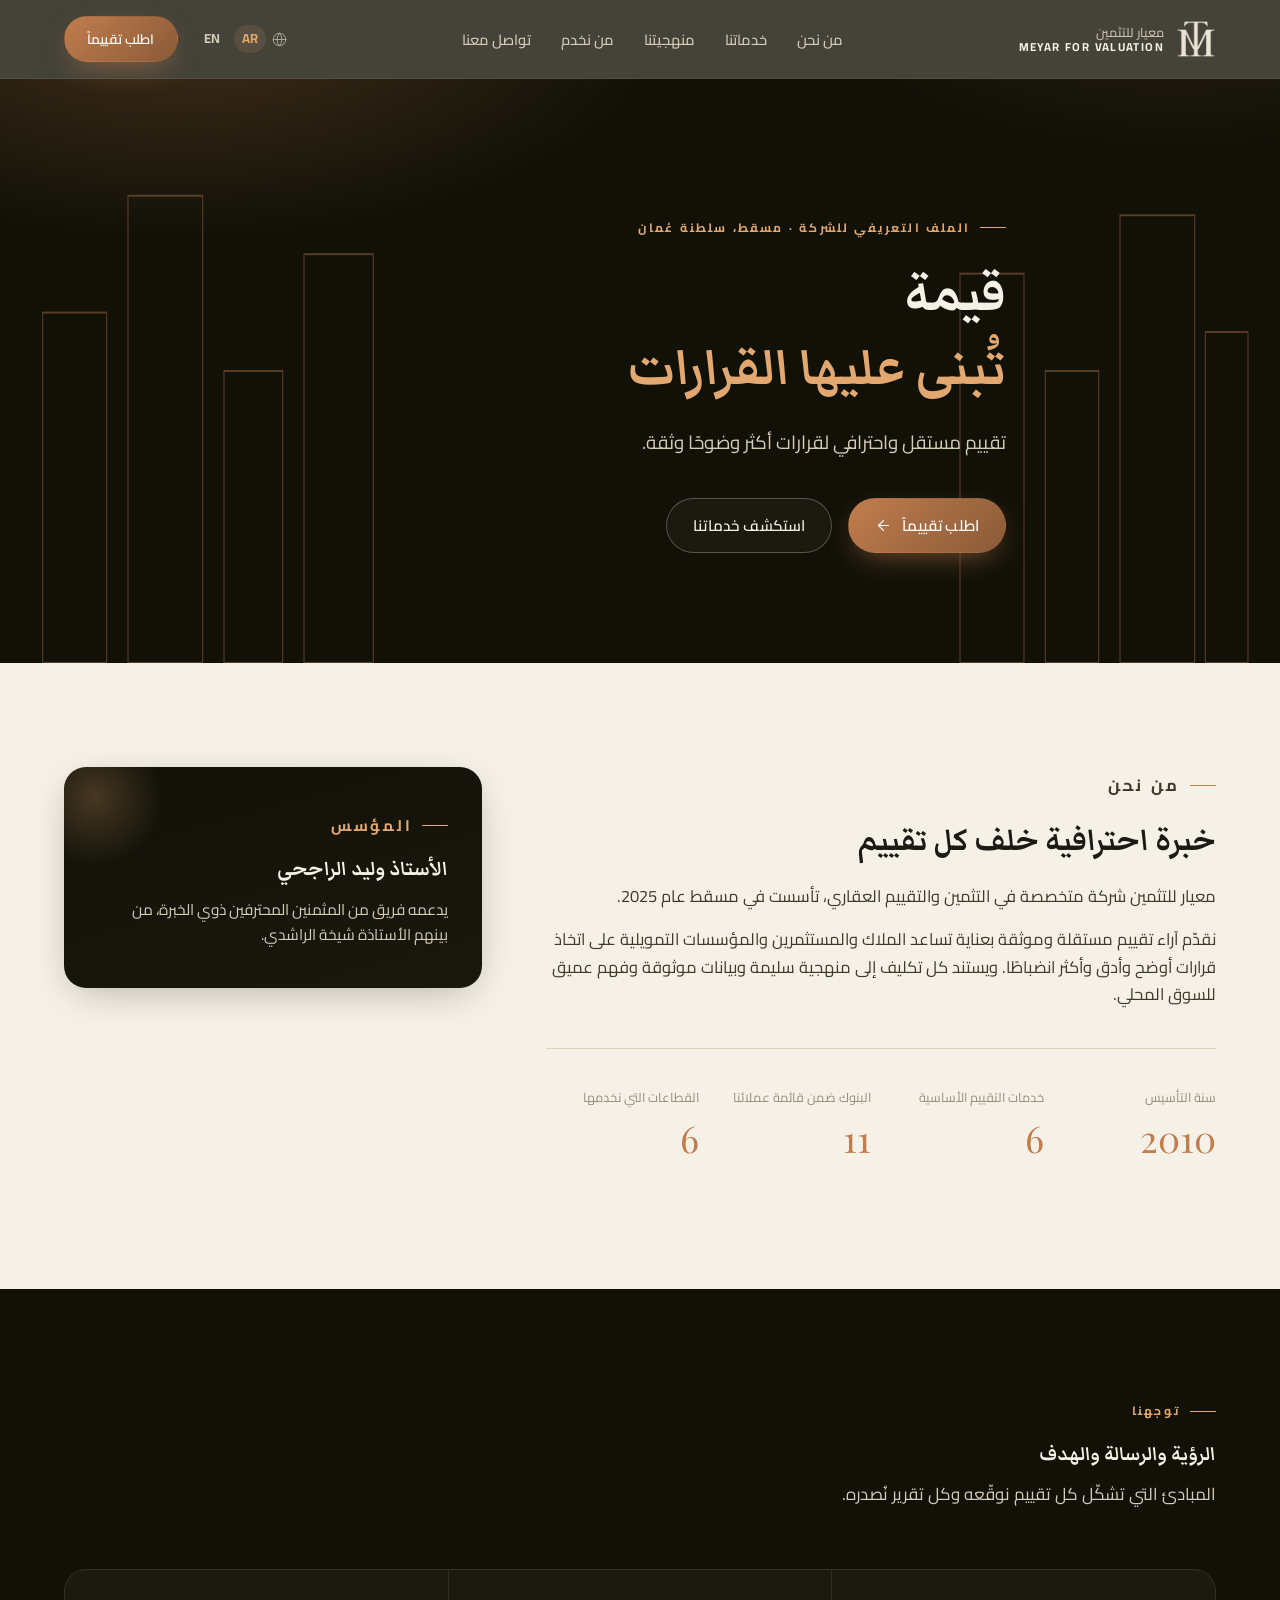
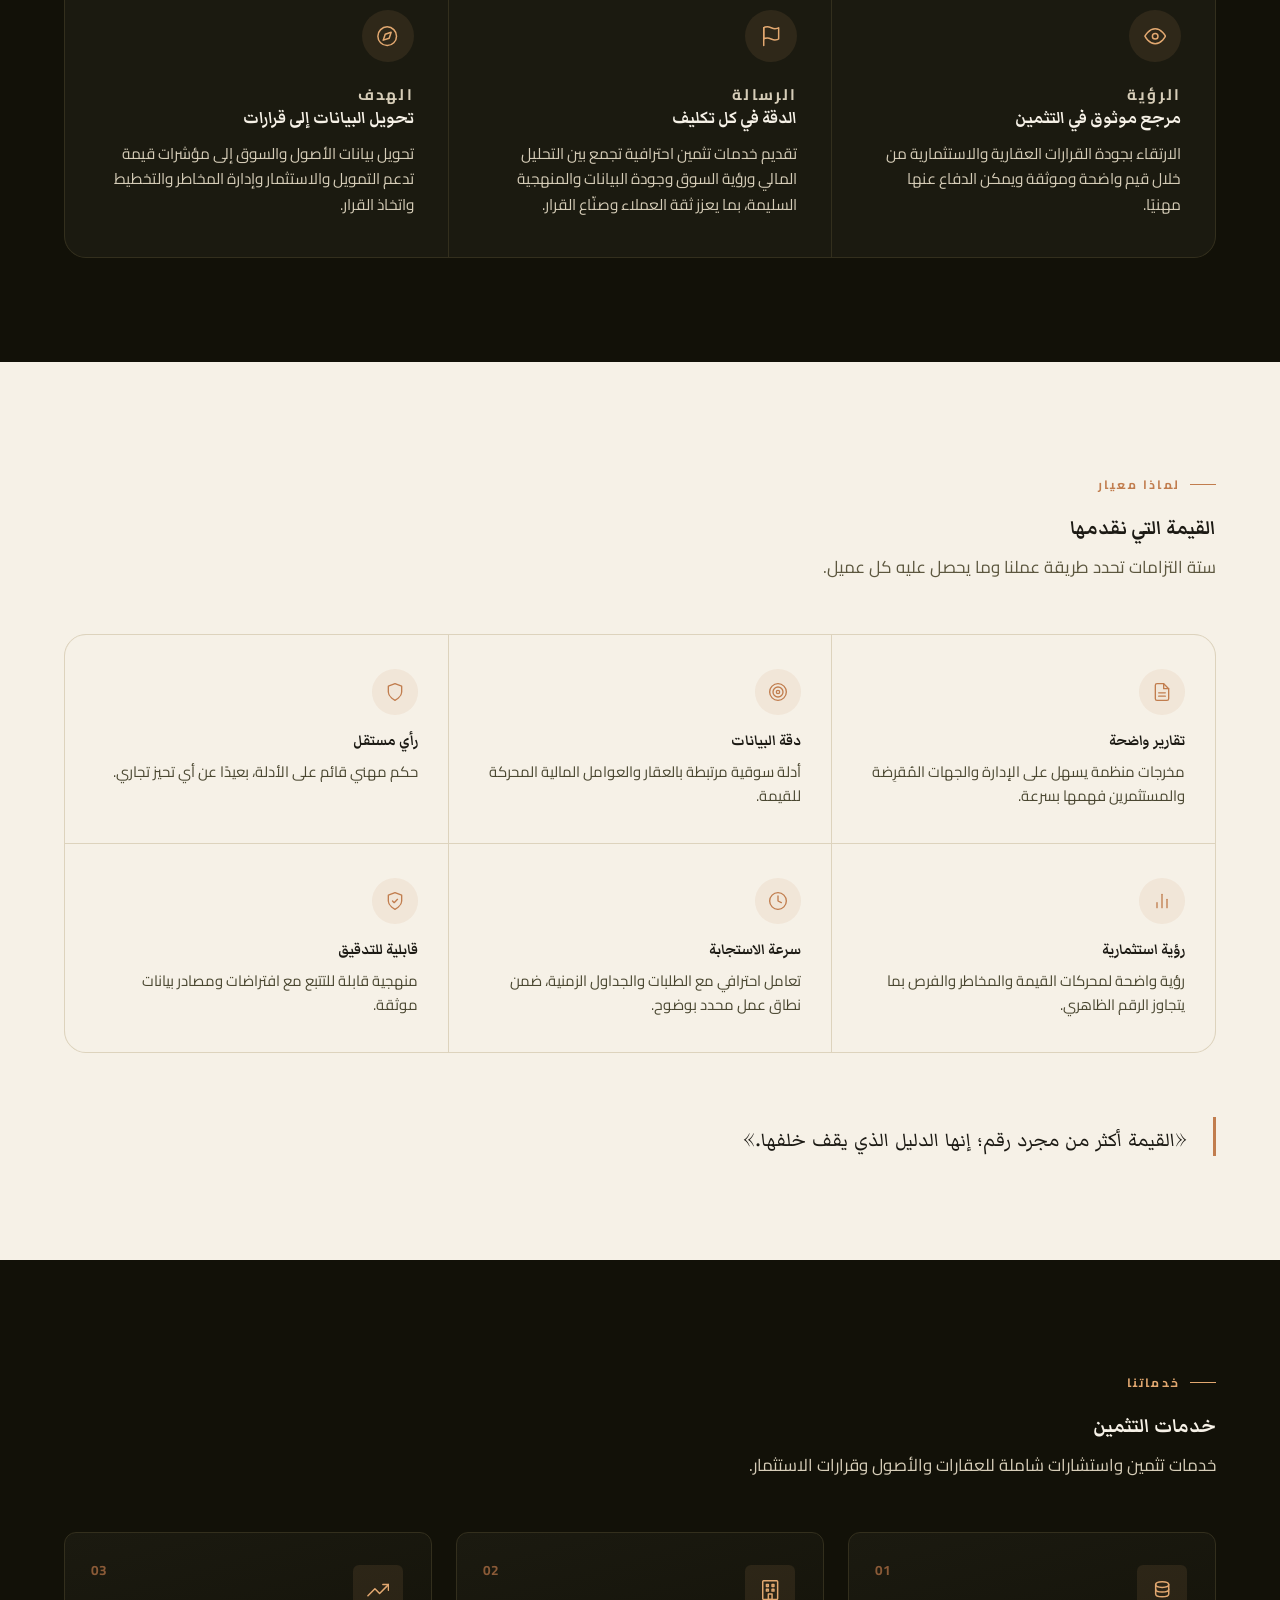
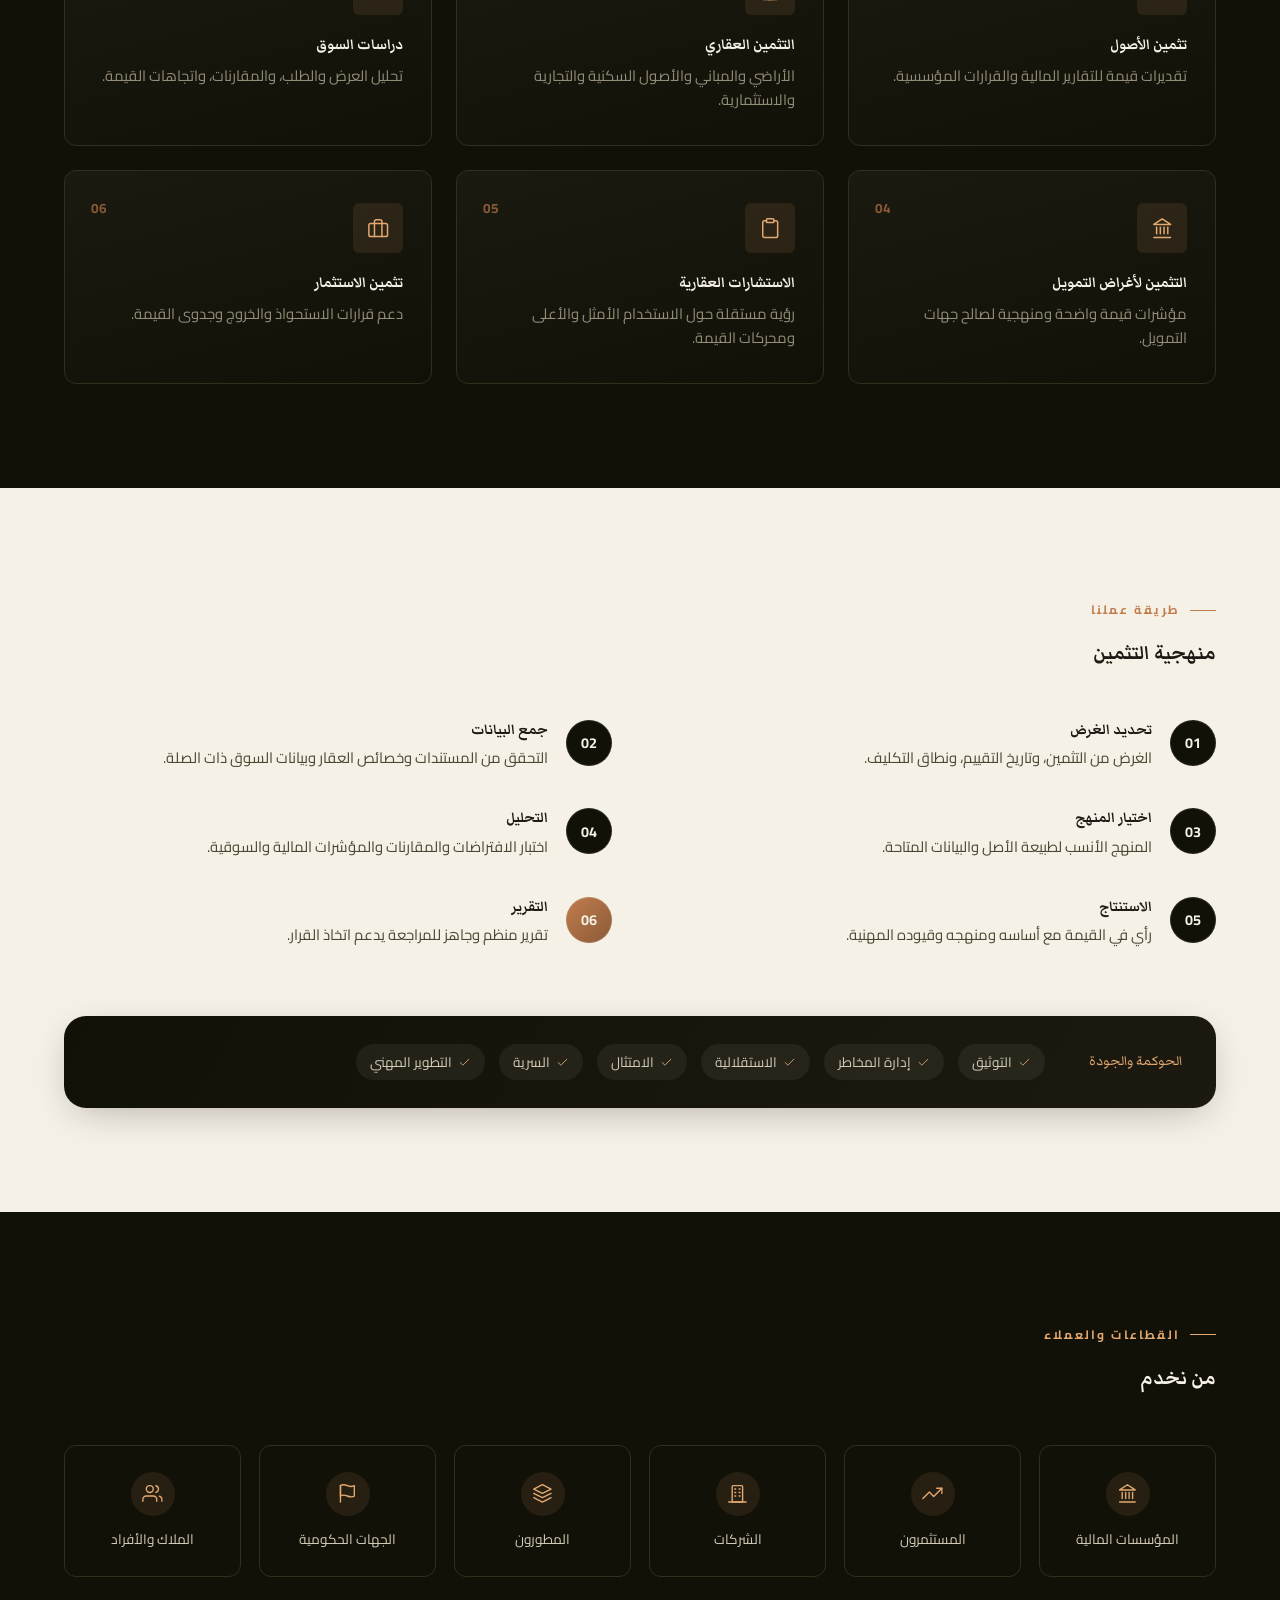
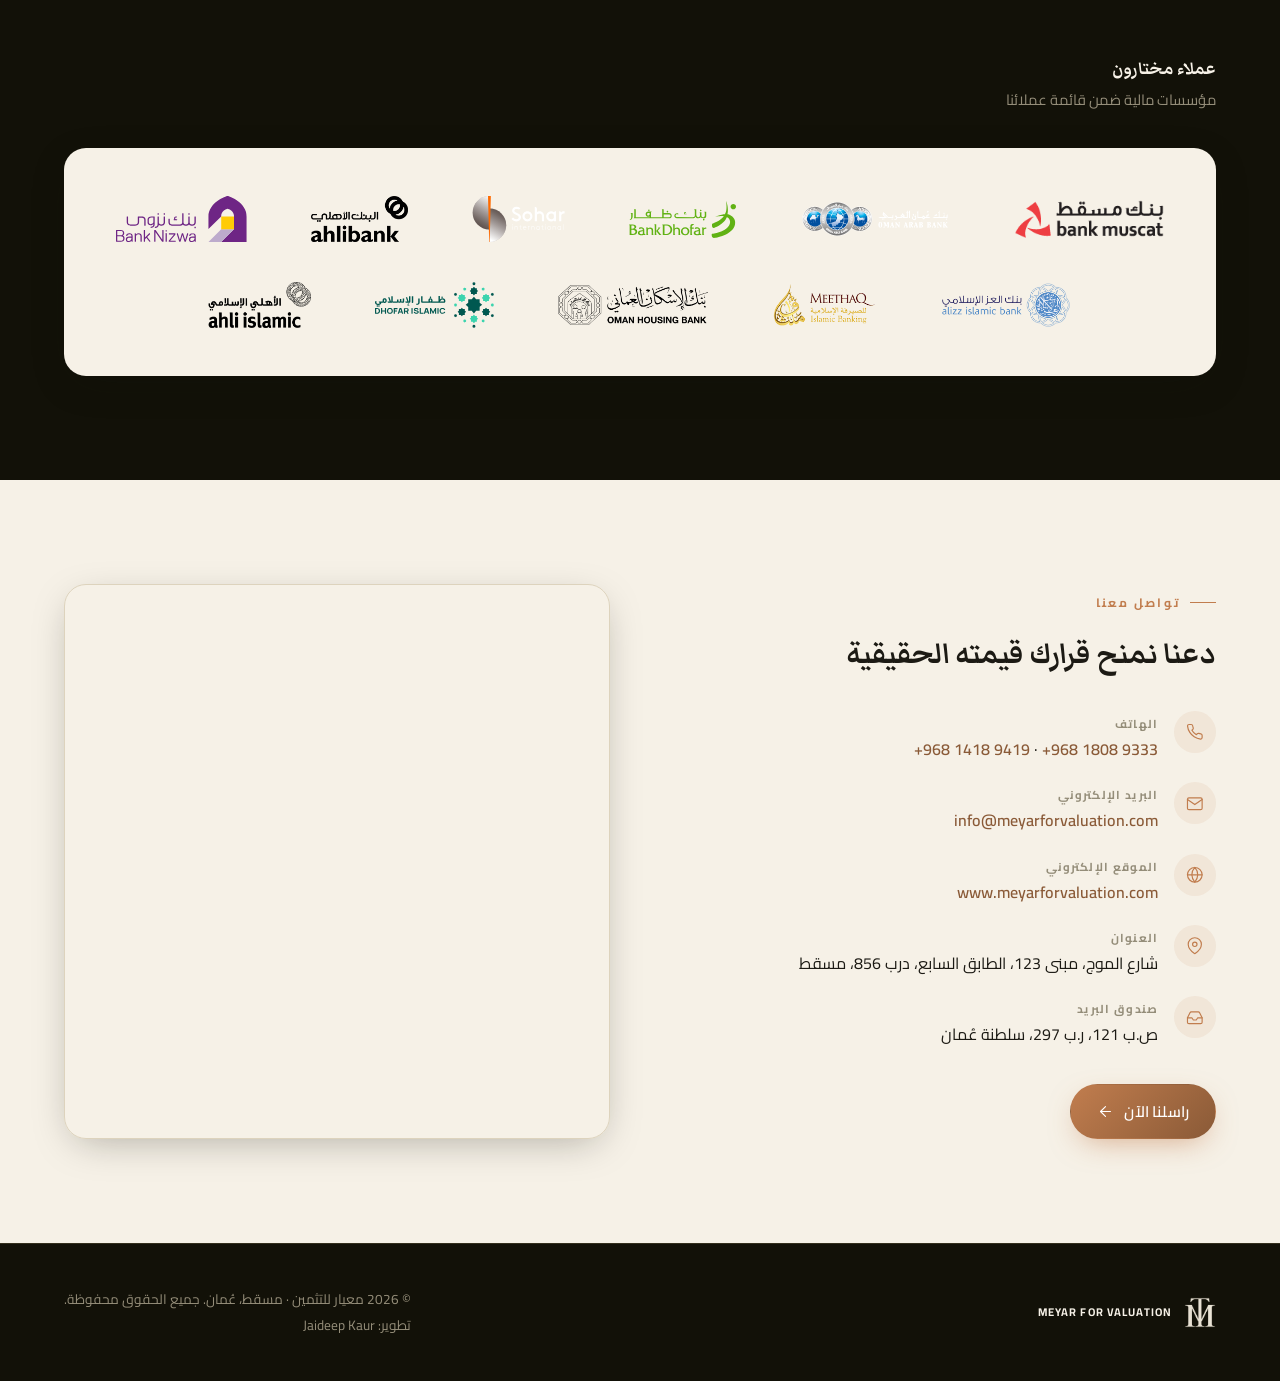
<file: ar/index.html>
<!DOCTYPE html>
<html lang="ar" dir="rtl">
<head>
<meta charset="UTF-8">
<meta name="viewport" content="width=device-width, initial-scale=1.0">
<title>معيار للتثمين | تقييم مستقل للعقارات والأصول في مسقط، عُمان</title>
<meta name="description" content="معيار للتثمين (Meyar for Valuation) شركة تثمين وتقييم مستقلة في مسقط، سلطنة عُمان، تقدّم خدمات تقييم العقارات والأصول والاستثمارات، وتحظى بثقة كبرى البنوك والمؤسسات المالية.">
<meta name="keywords" content="تقييم عقاري عُمان, تثمين عقارات مسقط, تقييم أصول, تقييم بنكي عُمان, تقييم استثماري, شركة تثمين مسقط, معيار للتثمين">
<meta name="author" content="معيار للتثمين">
<meta name="robots" content="index, follow">
<link rel="canonical" href="https://www.meyarforvaluation.com/ar/">
<link rel="alternate" hreflang="en" href="https://www.meyarforvaluation.com/">
<link rel="alternate" hreflang="ar" href="https://www.meyarforvaluation.com/ar/">
<link rel="alternate" hreflang="x-default" href="https://www.meyarforvaluation.com/">

<!-- Open Graph -->
<meta property="og:type" content="website">
<meta property="og:site_name" content="معيار للتثمين">
<meta property="og:title" content="معيار للتثمين | تقييم مستقل للعقارات والأصول في مسقط، عُمان">
<meta property="og:description" content="تقييم مستقل واحترافي لقرارات أكثر وضوحًا وثقة. خدمات تثمين العقارات والأصول والاستثمارات، بثقة كبرى البنوك في عُمان.">
<meta property="og:url" content="https://www.meyarforvaluation.com/ar/">
<meta property="og:locale" content="ar_OM">
<meta property="og:locale:alternate" content="en_OM">

<!-- Twitter -->
<meta name="twitter:card" content="summary">
<meta name="twitter:title" content="معيار للتثمين | تقييم مستقل للعقارات والأصول في مسقط، عُمان">
<meta name="twitter:description" content="تقييم مستقل واحترافي لقرارات أكثر وضوحًا وثقة. بثقة كبرى البنوك في عُمان.">

<meta name="theme-color" content="#121108">
<link rel="icon" type="image/svg+xml" href="../assets/img/favicon.svg">
<link rel="preconnect" href="https://fonts.googleapis.com">
<link rel="preconnect" href="https://fonts.gstatic.com" crossorigin>
<link href="https://fonts.googleapis.com/css2?family=Playfair+Display:wght@500;600;700&family=Inter:wght@400;500;600;700&family=Markazi+Text:wght@500;600;700&family=Cairo:wght@400;500;600;700&display=swap" rel="stylesheet">
<link rel="stylesheet" href="../assets/css/style.css">

<script type="application/ld+json">
{
  "@context": "https://schema.org",
  "@type": "ProfessionalService",
  "name": "معيار للتثمين",
  "alternateName": "Meyar for Valuation",
  "description": "شركة تثمين وتقييم مستقلة تقدّم خدمات تقييم العقارات والأصول والاستثمارات في مسقط، سلطنة عُمان.",
  "url": "https://www.meyarforvaluation.com/ar/",
  "telephone": ["+968 9333 1808", "+968 9419 1418"],
  "email": "info@meyarforvaluation.com",
  "address": {
    "@type": "PostalAddress",
    "streetAddress": "شارع الموج، مبنى 123، الطابق السابع، درب 856",
    "addressLocality": "مسقط",
    "addressCountry": "OM",
    "postOfficeBoxNumber": "121",
    "postalCode": "297"
  },
  "areaServed": "Oman",
  "founder": {
    "@type": "Person",
    "name": "وليد الراجحي"
  },
  "foundingDate": "2025",
  "knowsAbout": ["التثمين العقاري", "تثمين الأصول", "دراسات السوق", "التثمين لأغراض التمويل", "الاستشارات العقارية", "تثمين الاستثمار"],
  "availableLanguage": ["Arabic", "English"]
}
</script>
</head>
<body>

<a class="skip-link" href="#main">تخطَّ إلى المحتوى</a>

<!-- Icon sprite -->
<svg xmlns="http://www.w3.org/2000/svg" class="sr-only" aria-hidden="true">
  <defs>
    <symbol id="icon-eye" viewBox="0 0 24 24"><path d="M1 12s4-8 11-8 11 8 11 8-4 8-11 8-11-8-11-8z"/><circle cx="12" cy="12" r="3"/></symbol>
    <symbol id="icon-flag" viewBox="0 0 24 24"><path d="M4 15s1-1 4-1 5 2 8 2 4-1 4-1V3s-1 1-4 1-5-2-8-2-4 1-4 1z"/><line x1="4" y1="22" x2="4" y2="3"/></symbol>
    <symbol id="icon-compass" viewBox="0 0 24 24"><circle cx="12" cy="12" r="10"/><polygon points="16.24 7.76 14.12 14.12 7.76 16.24 9.88 9.88 16.24 7.76"/></symbol>
    <symbol id="icon-target" viewBox="0 0 24 24"><circle cx="12" cy="12" r="10"/><circle cx="12" cy="12" r="6"/><circle cx="12" cy="12" r="2"/></symbol>
    <symbol id="icon-file-text" viewBox="0 0 24 24"><path d="M14 2H6a2 2 0 0 0-2 2v16a2 2 0 0 0 2 2h12a2 2 0 0 0 2-2V8z"/><polyline points="14 2 14 8 20 8"/><line x1="16" y1="13" x2="8" y2="13"/><line x1="16" y1="17" x2="8" y2="17"/></symbol>
    <symbol id="icon-shield" viewBox="0 0 24 24"><path d="M12 22s8-4 8-10V5l-8-3-8 3v7c0 6 8 10 8 10z"/></symbol>
    <symbol id="icon-shield-check" viewBox="0 0 24 24"><path d="M12 22s8-4 8-10V5l-8-3-8 3v7c0 6 8 10 8 10z"/><polyline points="9 12 11 14 15 10"/></symbol>
    <symbol id="icon-bar-chart" viewBox="0 0 24 24"><line x1="18" y1="20" x2="18" y2="10"/><line x1="12" y1="20" x2="12" y2="4"/><line x1="6" y1="20" x2="6" y2="14"/></symbol>
    <symbol id="icon-clock" viewBox="0 0 24 24"><circle cx="12" cy="12" r="10"/><polyline points="12 6 12 12 16 14"/></symbol>
    <symbol id="icon-coins" viewBox="0 0 24 24"><ellipse cx="12" cy="6" rx="7" ry="3"/><path d="M5 6v5c0 1.66 3.13 3 7 3s7-1.34 7-3V6"/><path d="M5 11v5c0 1.66 3.13 3 7 3s7-1.34 7-3v-5"/></symbol>
    <symbol id="icon-building" viewBox="0 0 24 24"><rect x="4" y="2" width="16" height="20" rx="1"/><rect x="8" y="6" width="2" height="2"/><rect x="14" y="6" width="2" height="2"/><rect x="8" y="11" width="2" height="2"/><rect x="14" y="11" width="2" height="2"/><rect x="10" y="16" width="4" height="6"/></symbol>
    <symbol id="icon-trending-up" viewBox="0 0 24 24"><polyline points="23 6 13.5 15.5 8.5 10.5 1 18"/><polyline points="17 6 23 6 23 12"/></symbol>
    <symbol id="icon-landmark" viewBox="0 0 24 24"><line x1="3" y1="22" x2="21" y2="22"/><line x1="6" y1="18" x2="6" y2="11"/><line x1="10" y1="18" x2="10" y2="11"/><line x1="14" y1="18" x2="14" y2="11"/><line x1="18" y1="18" x2="18" y2="11"/><polygon points="12 2 21 8 3 8"/></symbol>
    <symbol id="icon-clipboard" viewBox="0 0 24 24"><path d="M16 4h2a2 2 0 0 1 2 2v14a2 2 0 0 1-2 2H6a2 2 0 0 1-2-2V6a2 2 0 0 1 2-2h2"/><rect x="8" y="2" width="8" height="4" rx="1"/></symbol>
    <symbol id="icon-briefcase" viewBox="0 0 24 24"><rect x="2" y="7" width="20" height="14" rx="2"/><path d="M16 21V5a2 2 0 0 0-2-2h-4a2 2 0 0 0-2 2v16"/></symbol>
    <symbol id="icon-users" viewBox="0 0 24 24"><path d="M17 21v-2a4 4 0 0 0-4-4H5a4 4 0 0 0-4 4v2"/><circle cx="9" cy="7" r="4"/><path d="M23 21v-2a4 4 0 0 0-3-3.87"/><path d="M16 3.13a4 4 0 0 1 0 7.75"/></symbol>
    <symbol id="icon-tower" viewBox="0 0 24 24"><path d="M6 22V4a1 1 0 0 1 1-1h10a1 1 0 0 1 1 1v18Z"/><path d="M2 22h20"/><path d="M9 7h1"/><path d="M14 7h1"/><path d="M9 11h1"/><path d="M14 11h1"/><path d="M9 15h1"/><path d="M14 15h1"/></symbol>
    <symbol id="icon-layers" viewBox="0 0 24 24"><polygon points="12 2 2 7 12 12 22 7 12 2"/><polyline points="2 17 12 22 22 17"/><polyline points="2 12 12 17 22 12"/></symbol>
    <symbol id="icon-phone" viewBox="0 0 24 24"><path d="M22 16.92v3a2 2 0 0 1-2.18 2 19.79 19.79 0 0 1-8.63-3.07 19.5 19.5 0 0 1-6-6 19.79 19.79 0 0 1-3.07-8.67A2 2 0 0 1 4.11 2h3a2 2 0 0 1 2 1.72c.127.96.361 1.903.7 2.81a2 2 0 0 1-.45 2.11L8.09 9.91a16 16 0 0 0 6 6l1.27-1.27a2 2 0 0 1 2.11-.45c.907.339 1.85.573 2.81.7A2 2 0 0 1 22 16.92z"/></symbol>
    <symbol id="icon-mail" viewBox="0 0 24 24"><path d="M4 4h16a2 2 0 0 1 2 2v12a2 2 0 0 1-2 2H4a2 2 0 0 1-2-2V6a2 2 0 0 1 2-2z"/><polyline points="22 6 12 13 2 6"/></symbol>
    <symbol id="icon-map-pin" viewBox="0 0 24 24"><path d="M21 10c0 7-9 13-9 13s-9-6-9-13a9 9 0 0 1 18 0z"/><circle cx="12" cy="10" r="3"/></symbol>
    <symbol id="icon-inbox" viewBox="0 0 24 24"><polyline points="22 12 16 12 14 15 10 15 8 12 2 12"/><path d="M5.45 5.11L2 12v6a2 2 0 0 0 2 2h16a2 2 0 0 0 2-2v-6l-3.45-6.89A2 2 0 0 0 16.76 4H7.24a2 2 0 0 0-1.79 1.11z"/></symbol>
    <symbol id="icon-globe" viewBox="0 0 24 24"><circle cx="12" cy="12" r="10"/><line x1="2" y1="12" x2="22" y2="12"/><path d="M12 2a15.3 15.3 0 0 1 4 10 15.3 15.3 0 0 1-4 10 15.3 15.3 0 0 1-4-10 15.3 15.3 0 0 1 4-10z"/></symbol>
    <symbol id="icon-arrow-right" viewBox="0 0 24 24"><line x1="5" y1="12" x2="19" y2="12"/><polyline points="12 5 19 12 12 19"/></symbol>
    <symbol id="icon-check" viewBox="0 0 24 24"><polyline points="20 6 9 17 4 12"/></symbol>
    <symbol id="icon-chevron-up" viewBox="0 0 24 24"><polyline points="18 15 12 9 6 15"/></symbol>
  </defs>
</svg>

<header class="site-header" id="top">
  <div class="container header-inner">
    <a href="#top" class="brand" aria-label="معيار للتثمين - الصفحة الرئيسية">
      <img class="brand-mark" src="../assets/img/logo-mark.png" alt="شعار معيار للتثمين" width="354" height="340">
      <span class="brand-text">
        <span class="brand-ar">معيار للتثمين</span>
        <span class="brand-en">MEYAR FOR VALUATION</span>
      </span>
    </a>

    <nav class="site-nav" aria-label="القائمة الرئيسية">
      <button class="nav-toggle" aria-expanded="false" aria-controls="nav-menu" id="navToggle">
        <span></span><span></span><span></span>
        <span class="sr-only">القائمة</span>
      </button>
      <div class="nav-menu-lang">
        <a href="index.html" aria-current="true">العربية</a>
        <span aria-hidden="true">/</span>
        <a href="../index.html" lang="en" hreflang="en">English</a>
      </div>
      <ul id="nav-menu" class="nav-menu">
        <li><a href="#about">من نحن</a></li>
        <li><a href="#services">خدماتنا</a></li>
        <li><a href="#methodology">منهجيتنا</a></li>
        <li><a href="#clients">من نخدم</a></li>
        <li><a href="#contact">تواصل معنا</a></li>
      </ul>
    </nav>

    <div class="header-actions">
      <div class="lang-switch">
        <svg class="icon" aria-hidden="true"><use href="#icon-globe"/></svg>
        <a href="index.html" aria-current="true">AR</a>
        <a href="../index.html" lang="en" hreflang="en">EN</a>
      </div>
      <a href="#contact" class="btn btn-accent nav-cta">اطلب تقييماً</a>
    </div>
  </div>
</header>

<main id="main">

  <!-- HERO -->
  <section class="hero" aria-labelledby="hero-heading">
    <div class="hero-glow" aria-hidden="true"></div>
    <div class="hero-skyline" aria-hidden="true">
      <svg viewBox="0 0 1200 300" preserveAspectRatio="none">
        <rect x="40" y="120" width="60" height="180" />
        <rect x="120" y="60" width="70" height="240" />
        <rect x="210" y="150" width="55" height="150" />
        <rect x="285" y="90" width="65" height="210" />
        <rect x="900" y="100" width="60" height="200" />
        <rect x="980" y="150" width="50" height="150" />
        <rect x="1050" y="70" width="70" height="230" />
        <rect x="1130" y="130" width="40" height="170" />
      </svg>
    </div>
    <div class="container hero-inner">
      <p class="eyebrow" data-reveal>الملف التعريفي للشركة &middot; مسقط، سلطنة عُمان</p>
      <h1 id="hero-heading" data-reveal>قيمة<br><em>تُبنى عليها القرارات</em></h1>
      <p class="hero-lede" data-reveal>تقييم مستقل واحترافي لقرارات أكثر وضوحًا وثقة.</p>
      <div class="hero-actions" data-reveal>
        <a href="#contact" class="btn btn-accent">اطلب تقييماً <svg class="icon" aria-hidden="true"><use href="#icon-arrow-right"/></svg></a>
        <a href="#services" class="btn btn-ghost">استكشف خدماتنا</a>
      </div>
    </div>
  </section>

  <!-- ABOUT -->
  <section id="about" class="section section-light" aria-labelledby="about-heading">
    <div class="container about-grid">
      <div class="about-copy" data-reveal>
        <p class="eyebrow eyebrow-dark">من نحن</p>
        <h2 id="about-heading">خبرة احترافية خلف كل تقييم</h2>
        <p>معيار للتثمين شركة متخصصة في التثمين والتقييم العقاري، تأسست في مسقط عام 2025.</p>
        <p>نقدّم آراء تقييم مستقلة وموثقة بعناية تساعد الملاك والمستثمرين والمؤسسات التمويلية على اتخاذ قرارات أوضح وأدق وأكثر انضباطًا. ويستند كل تكليف إلى منهجية سليمة وبيانات موثوقة وفهم عميق للسوق المحلي.</p>

        <dl class="stat-row">
          <div class="stat">
            <dt>سنة التأسيس</dt>
            <dd><span data-count-to="2025">0</span></dd>
          </div>
          <div class="stat">
            <dt>خدمات التقييم الأساسية</dt>
            <dd><span data-count-to="6">0</span></dd>
          </div>
          <div class="stat">
            <dt>البنوك ضمن قائمة عملائنا</dt>
            <dd><span data-count-to="11">0</span></dd>
          </div>
          <div class="stat">
            <dt>القطاعات التي نخدمها</dt>
            <dd><span data-count-to="6">0</span></dd>
          </div>
        </dl>
      </div>

      <aside class="founder-card" data-reveal>
        <p class="eyebrow">المؤسس</p>
        <h3>الأستاذ وليد الراجحي</h3>
        <p>يدعمه فريق من المثمنين المحترفين ذوي الخبرة، من بينهم الأستاذة شيخة الراشدي.</p>
      </aside>
    </div>
  </section>

  <!-- VISION / MISSION / PURPOSE -->
  <section id="vision" class="section section-dark" aria-labelledby="vision-heading">
    <div class="container">
      <p class="eyebrow" data-reveal>توجهنا</p>
      <h2 id="vision-heading" data-reveal>الرؤية والرسالة والهدف</h2>
      <p class="section-intro" data-reveal>المبادئ التي تشكّل كل تقييم نوقّعه وكل تقرير نُصدره.</p>

      <ol class="triad-grid" data-reveal-group>
        <li class="triad-item" data-reveal>
          <span class="triad-icon"><svg class="icon" aria-hidden="true"><use href="#icon-eye"/></svg></span>
          <p class="triad-label">الرؤية</p>
          <h3>مرجع موثوق في التثمين</h3>
          <p>الارتقاء بجودة القرارات العقارية والاستثمارية من خلال قيم واضحة وموثقة ويمكن الدفاع عنها مهنيًا.</p>
        </li>
        <li class="triad-item" data-reveal>
          <span class="triad-icon"><svg class="icon" aria-hidden="true"><use href="#icon-flag"/></svg></span>
          <p class="triad-label">الرسالة</p>
          <h3>الدقة في كل تكليف</h3>
          <p>تقديم خدمات تثمين احترافية تجمع بين التحليل المالي ورؤية السوق وجودة البيانات والمنهجية السليمة، بما يعزز ثقة العملاء وصنّاع القرار.</p>
        </li>
        <li class="triad-item" data-reveal>
          <span class="triad-icon"><svg class="icon" aria-hidden="true"><use href="#icon-compass"/></svg></span>
          <p class="triad-label">الهدف</p>
          <h3>تحويل البيانات إلى قرارات</h3>
          <p>تحويل بيانات الأصول والسوق إلى مؤشرات قيمة تدعم التمويل والاستثمار وإدارة المخاطر والتخطيط واتخاذ القرار.</p>
        </li>
      </ol>
    </div>
  </section>

  <!-- THE VALUE WE DELIVER -->
  <section id="value" class="section section-light" aria-labelledby="value-heading">
    <div class="container">
      <p class="eyebrow eyebrow-dark" data-reveal>لماذا معيار</p>
      <h2 id="value-heading" data-reveal>القيمة التي نقدمها</h2>
      <p class="section-intro section-intro-dark" data-reveal>ستة التزامات تحدد طريقة عملنا وما يحصل عليه كل عميل.</p>

      <div class="value-grid" data-reveal-group>
        <div class="value-item" data-reveal>
          <span class="value-icon"><svg class="icon" aria-hidden="true"><use href="#icon-file-text"/></svg></span>
          <h3>تقارير واضحة</h3>
          <p>مخرجات منظمة يسهل على الإدارة والجهات المُقرِضة والمستثمرين فهمها بسرعة.</p>
        </div>
        <div class="value-item" data-reveal>
          <span class="value-icon"><svg class="icon" aria-hidden="true"><use href="#icon-target"/></svg></span>
          <h3>دقة البيانات</h3>
          <p>أدلة سوقية مرتبطة بالعقار والعوامل المالية المحركة للقيمة.</p>
        </div>
        <div class="value-item" data-reveal>
          <span class="value-icon"><svg class="icon" aria-hidden="true"><use href="#icon-shield"/></svg></span>
          <h3>رأي مستقل</h3>
          <p>حكم مهني قائم على الأدلة، بعيدًا عن أي تحيز تجاري.</p>
        </div>
        <div class="value-item" data-reveal>
          <span class="value-icon"><svg class="icon" aria-hidden="true"><use href="#icon-bar-chart"/></svg></span>
          <h3>رؤية استثمارية</h3>
          <p>رؤية واضحة لمحركات القيمة والمخاطر والفرص بما يتجاوز الرقم الظاهري.</p>
        </div>
        <div class="value-item" data-reveal>
          <span class="value-icon"><svg class="icon" aria-hidden="true"><use href="#icon-clock"/></svg></span>
          <h3>سرعة الاستجابة</h3>
          <p>تعامل احترافي مع الطلبات والجداول الزمنية، ضمن نطاق عمل محدد بوضوح.</p>
        </div>
        <div class="value-item" data-reveal>
          <span class="value-icon"><svg class="icon" aria-hidden="true"><use href="#icon-shield-check"/></svg></span>
          <h3>قابلية للتدقيق</h3>
          <p>منهجية قابلة للتتبع مع افتراضات ومصادر بيانات موثقة.</p>
        </div>
      </div>

      <p class="pull-quote" data-reveal>&laquo;القيمة أكثر من مجرد رقم؛ إنها الدليل الذي يقف خلفها.&raquo;</p>
    </div>
  </section>

  <!-- SERVICES -->
  <section id="services" class="section section-dark" aria-labelledby="services-heading">
    <div class="container">
      <p class="eyebrow" data-reveal>خدماتنا</p>
      <h2 id="services-heading" data-reveal>خدمات التثمين</h2>
      <p class="section-intro" data-reveal>خدمات تثمين واستشارات شاملة للعقارات والأصول وقرارات الاستثمار.</p>

      <div class="services-grid" data-reveal-group>
        <article class="service-card" data-reveal>
          <span class="service-icon"><svg class="icon" aria-hidden="true"><use href="#icon-coins"/></svg></span>
          <span class="service-num">01</span>
          <h3>تثمين الأصول</h3>
          <p>تقديرات قيمة للتقارير المالية والقرارات المؤسسية.</p>
        </article>
        <article class="service-card" data-reveal>
          <span class="service-icon"><svg class="icon" aria-hidden="true"><use href="#icon-building"/></svg></span>
          <span class="service-num">02</span>
          <h3>التثمين العقاري</h3>
          <p>الأراضي والمباني والأصول السكنية والتجارية والاستثمارية.</p>
        </article>
        <article class="service-card" data-reveal>
          <span class="service-icon"><svg class="icon" aria-hidden="true"><use href="#icon-trending-up"/></svg></span>
          <span class="service-num">03</span>
          <h3>دراسات السوق</h3>
          <p>تحليل العرض والطلب، والمقارنات، واتجاهات القيمة.</p>
        </article>
        <article class="service-card" data-reveal>
          <span class="service-icon"><svg class="icon" aria-hidden="true"><use href="#icon-landmark"/></svg></span>
          <span class="service-num">04</span>
          <h3>التثمين لأغراض التمويل</h3>
          <p>مؤشرات قيمة واضحة ومنهجية لصالح جهات التمويل.</p>
        </article>
        <article class="service-card" data-reveal>
          <span class="service-icon"><svg class="icon" aria-hidden="true"><use href="#icon-clipboard"/></svg></span>
          <span class="service-num">05</span>
          <h3>الاستشارات العقارية</h3>
          <p>رؤية مستقلة حول الاستخدام الأمثل والأعلى ومحركات القيمة.</p>
        </article>
        <article class="service-card" data-reveal>
          <span class="service-icon"><svg class="icon" aria-hidden="true"><use href="#icon-briefcase"/></svg></span>
          <span class="service-num">06</span>
          <h3>تثمين الاستثمار</h3>
          <p>دعم قرارات الاستحواذ والخروج وجدوى القيمة.</p>
        </article>
      </div>
    </div>
  </section>

  <!-- METHODOLOGY -->
  <section id="methodology" class="section section-light" aria-labelledby="methodology-heading">
    <div class="container">
      <p class="eyebrow eyebrow-dark" data-reveal>طريقة عملنا</p>
      <h2 id="methodology-heading" data-reveal>منهجية التثمين</h2>

      <ol class="method-grid" data-reveal-group>
        <li class="method-item" data-reveal>
          <span class="method-num">01</span>
          <div>
            <h3>تحديد الغرض</h3>
            <p>الغرض من التثمين، وتاريخ التقييم، ونطاق التكليف.</p>
          </div>
        </li>
        <li class="method-item" data-reveal>
          <span class="method-num">02</span>
          <div>
            <h3>جمع البيانات</h3>
            <p>التحقق من المستندات وخصائص العقار وبيانات السوق ذات الصلة.</p>
          </div>
        </li>
        <li class="method-item" data-reveal>
          <span class="method-num">03</span>
          <div>
            <h3>اختيار المنهج</h3>
            <p>المنهج الأنسب لطبيعة الأصل والبيانات المتاحة.</p>
          </div>
        </li>
        <li class="method-item" data-reveal>
          <span class="method-num">04</span>
          <div>
            <h3>التحليل</h3>
            <p>اختبار الافتراضات والمقارنات والمؤشرات المالية والسوقية.</p>
          </div>
        </li>
        <li class="method-item" data-reveal>
          <span class="method-num">05</span>
          <div>
            <h3>الاستنتاج</h3>
            <p>رأي في القيمة مع أساسه ومنهجه وقيوده المهنية.</p>
          </div>
        </li>
        <li class="method-item method-item-accent" data-reveal>
          <span class="method-num">06</span>
          <div>
            <h3>التقرير</h3>
            <p>تقرير منظم وجاهز للمراجعة يدعم اتخاذ القرار.</p>
          </div>
        </li>
      </ol>

      <div class="governance-strip" data-reveal>
        <span class="governance-label">الحوكمة والجودة</span>
        <ul class="governance-list">
          <li><svg class="icon" aria-hidden="true"><use href="#icon-check"/></svg>التوثيق</li>
          <li><svg class="icon" aria-hidden="true"><use href="#icon-check"/></svg>إدارة المخاطر</li>
          <li><svg class="icon" aria-hidden="true"><use href="#icon-check"/></svg>الاستقلالية</li>
          <li><svg class="icon" aria-hidden="true"><use href="#icon-check"/></svg>الامتثال</li>
          <li><svg class="icon" aria-hidden="true"><use href="#icon-check"/></svg>السرية</li>
          <li><svg class="icon" aria-hidden="true"><use href="#icon-check"/></svg>التطوير المهني</li>
        </ul>
      </div>
    </div>
  </section>

  <!-- WHO WE SERVE -->
  <section id="clients" class="section section-dark" aria-labelledby="clients-heading">
    <div class="container">
      <p class="eyebrow" data-reveal>القطاعات والعملاء</p>
      <h2 id="clients-heading" data-reveal>من نخدم</h2>

      <ul class="sector-grid" data-reveal-group>
        <li data-reveal><span class="sector-icon"><svg class="icon" aria-hidden="true"><use href="#icon-landmark"/></svg></span>المؤسسات المالية</li>
        <li data-reveal><span class="sector-icon"><svg class="icon" aria-hidden="true"><use href="#icon-trending-up"/></svg></span>المستثمرون</li>
        <li data-reveal><span class="sector-icon"><svg class="icon" aria-hidden="true"><use href="#icon-tower"/></svg></span>الشركات</li>
        <li data-reveal><span class="sector-icon"><svg class="icon" aria-hidden="true"><use href="#icon-layers"/></svg></span>المطورون</li>
        <li data-reveal><span class="sector-icon"><svg class="icon" aria-hidden="true"><use href="#icon-flag"/></svg></span>الجهات الحكومية</li>
        <li data-reveal><span class="sector-icon"><svg class="icon" aria-hidden="true"><use href="#icon-users"/></svg></span>الملاك والأفراد</li>
      </ul>
    </div>

    <div class="container clients-block">
      <h3 class="clients-subhead" data-reveal>عملاء مختارون</h3>
      <p class="clients-caption" data-reveal>مؤسسات مالية ضمن قائمة عملائنا</p>
      <div class="clients-panel" data-reveal>
        <div class="client-logo-grid">
          <img src="../assets/img/clients/bank-muscat.png" alt="بنك مسقط" loading="lazy" width="200" height="50">
          <img src="../assets/img/clients/oman-arab-bank.png" alt="البنك العُماني العربي" loading="lazy" width="294" height="76">
          <img src="../assets/img/clients/bank-dhofar.svg" alt="بنك ظفار" loading="lazy" width="107" height="37">
          <img src="../assets/img/clients/sohar-international.svg" alt="بنك صحار الدولي" loading="lazy" width="147" height="73">
          <img class="logo-invert" src="../assets/img/clients/ahlibank.png" alt="البنك الأهلي" loading="lazy" width="187" height="88">
          <img src="../assets/img/clients/bank-nizwa.svg" alt="بنك نزوى" loading="lazy" width="142" height="50">
          <img src="../assets/img/clients/alizz-islamic-bank.png" alt="بنك العز الإسلامي" loading="lazy" width="259" height="90">
          <img src="../assets/img/clients/meethaq-islamic.png" alt="ميثاق للصيرفة الإسلامية" loading="lazy" width="200" height="89">
          <img class="logo-invert" src="../assets/img/clients/oman-housing-bank.png" alt="بنك الإسكان العماني" loading="lazy" width="560" height="151">
          <img src="../assets/img/clients/dhofar-islamic.svg" alt="ظفار الإسلامي" loading="lazy" width="200" height="77">
          <img class="logo-invert" src="../assets/img/clients/ahli-islamic.png" alt="الأهلي الإسلامي" loading="lazy" width="197" height="88">
        </div>
      </div>
    </div>
  </section>

  <!-- CONTACT -->
  <section id="contact" class="section section-light" aria-labelledby="contact-heading">
    <div class="container contact-grid">
      <div class="contact-copy" data-reveal>
        <p class="eyebrow eyebrow-dark">تواصل معنا</p>
        <h2 id="contact-heading">دعنا نمنح قرارك قيمته الحقيقية</h2>

        <ul class="contact-list">
          <li>
            <span class="contact-icon"><svg class="icon" aria-hidden="true"><use href="#icon-phone"/></svg></span>
            <span class="contact-item-body">
              <span class="contact-label">الهاتف</span>
              <span><a href="tel:+96893331808">9333 1808 968+</a> &middot; <a href="tel:+96894191418">9419 1418 968+</a></span>
            </span>
          </li>
          <li>
            <span class="contact-icon"><svg class="icon" aria-hidden="true"><use href="#icon-mail"/></svg></span>
            <span class="contact-item-body">
              <span class="contact-label">البريد الإلكتروني</span>
              <a href="mailto:info@meyarforvaluation.com">info@meyarforvaluation.com</a>
            </span>
          </li>
          <li>
            <span class="contact-icon"><svg class="icon" aria-hidden="true"><use href="#icon-globe"/></svg></span>
            <span class="contact-item-body">
              <span class="contact-label">الموقع الإلكتروني</span>
              <a href="https://www.meyarforvaluation.com">www.meyarforvaluation.com</a>
            </span>
          </li>
          <li>
            <span class="contact-icon"><svg class="icon" aria-hidden="true"><use href="#icon-map-pin"/></svg></span>
            <span class="contact-item-body">
              <span class="contact-label">العنوان</span>
              <span>شارع الموج، مبنى 123، الطابق السابع، درب 856، مسقط</span>
            </span>
          </li>
          <li>
            <span class="contact-icon"><svg class="icon" aria-hidden="true"><use href="#icon-inbox"/></svg></span>
            <span class="contact-item-body">
              <span class="contact-label">صندوق البريد</span>
              <span>ص.ب 121، ر.ب 297، سلطنة عُمان</span>
            </span>
          </li>
        </ul>

        <a href="mailto:info@meyarforvaluation.com?subject=Valuation%20Enquiry" class="btn btn-accent">راسلنا الآن <svg class="icon" aria-hidden="true"><use href="#icon-arrow-right"/></svg></a>
      </div>

      <div class="contact-map" data-reveal>
        <iframe
          title="موقع معيار للتثمين في شارع الموج، مسقط"
          src="https://www.google.com/maps?q=Al+Mouj+Street+Muscat+Oman&output=embed"
          loading="lazy"
          referrerpolicy="no-referrer-when-downgrade">
        </iframe>
      </div>
    </div>
  </section>

</main>

<footer class="site-footer">
  <div class="container footer-inner">
    <div class="footer-brand">
      <img class="brand-mark" src="../assets/img/logo-mark.png" alt="شعار معيار للتثمين" width="354" height="340">
      <span class="brand-en">MEYAR FOR VALUATION</span>
    </div>
    <div class="footer-text">
      <p>&copy; <span id="year"></span> معيار للتثمين &middot; مسقط، عُمان. جميع الحقوق محفوظة.</p>
      <p class="footer-credit">تطوير: Jaideep Kaur</p>
    </div>
  </div>
</footer>

<button class="to-top" id="toTop" aria-label="العودة إلى الأعلى">
  <svg class="icon" aria-hidden="true"><use href="#icon-chevron-up"/></svg>
</button>

<script src="../assets/js/main.js" defer></script>
</body>
</html>
</file>
<file: assets/css/style.css>
/* ==========================================================================
   Meyar for Valuation — stylesheet
   Logical properties are used throughout so the same file serves both
   the English (ltr) and Arabic (rtl) pages without a separate RTL file.
   ========================================================================== */

:root {
  --ink: #1c1a14;
  --dark-bg: #121108;
  --dark-bg-2: #1b1a10;
  --dark-bg-3: #211f13;
  --cream: #f6f1e7;
  --cream-2: #eee6d6;
  --accent: #c17d4e;
  --accent-light: #e2a870;
  --accent-dim: #8a5a37;
  --muted: #948d79;
  --muted-light: #d6cdb8;
  --border-light: #ddd3bd;
  --border-dark: #332f1d;
  --radius-sm: 6px;
  --radius: 12px;
  --radius-lg: 22px;
  --max-width: 1200px;
  --font-serif: "Playfair Display", "Markazi Text", Georgia, serif;
  --font-sans: "Inter", "Cairo", -apple-system, BlinkMacSystemFont, "Segoe UI", sans-serif;
  --font-ar-serif: "Markazi Text", "Playfair Display", serif;
  --font-ar-sans: "Cairo", "Inter", sans-serif;
  --ease: cubic-bezier(0.22, 1, 0.36, 1);
  --shadow-soft: 0 10px 40px -12px rgba(18, 17, 8, 0.35);
  --shadow-lift: 0 18px 50px -14px rgba(18, 17, 8, 0.45);
}

* { box-sizing: border-box; }
html { scroll-behavior: smooth; }

@media (prefers-reduced-motion: reduce) {
  html { scroll-behavior: auto; }
  *, *::before, *::after {
    animation-duration: 0.001ms !important;
    animation-iteration-count: 1 !important;
    transition-duration: 0.001ms !important;
    scroll-behavior: auto !important;
  }
}

body {
  margin: 0;
  font-family: var(--font-sans);
  color: var(--ink);
  background: var(--cream);
  line-height: 1.65;
  -webkit-font-smoothing: antialiased;
  overflow-x: hidden;
}

html[lang="ar"] body {
  font-family: var(--font-ar-sans);
}

img { max-width: 100%; display: block; }
a { color: inherit; text-decoration: none; }

h1, h2, h3 {
  font-family: var(--font-serif);
  font-weight: 600;
  line-height: 1.15;
  margin: 0 0 0.5em;
}
html[lang="ar"] h1,
html[lang="ar"] h2,
html[lang="ar"] h3 {
  font-family: var(--font-ar-serif);
  font-weight: 700;
}

p { margin: 0 0 1em; }

.container {
  max-width: var(--max-width);
  margin-inline: auto;
  padding-inline: 24px;
}

.icon {
  width: 1em;
  height: 1em;
  stroke: currentColor;
  fill: none;
  stroke-width: 1.6;
  stroke-linecap: round;
  stroke-linejoin: round;
  flex-shrink: 0;
}

.skip-link {
  position: absolute;
  inset-inline-start: -999px;
  top: 0;
  background: var(--accent);
  color: #fff;
  padding: 10px 16px;
  z-index: 1000;
}
.skip-link:focus { inset-inline-start: 12px; top: 12px; }

.sr-only {
  position: absolute;
  width: 1px; height: 1px;
  overflow: hidden;
  clip: rect(0 0 0 0);
}

/* ---------- Buttons ---------- */
.btn {
  display: inline-flex;
  align-items: center;
  gap: 10px;
  padding: 14px 26px;
  border-radius: 999px;
  font-weight: 600;
  font-size: 0.95rem;
  letter-spacing: 0.01em;
  border: 1px solid transparent;
  transition: transform 0.3s var(--ease), box-shadow 0.3s var(--ease), background 0.25s ease, color 0.25s ease, border-color 0.25s ease;
  position: relative;
}
.btn .icon { width: 17px; height: 17px; transition: transform 0.3s var(--ease); }
html[dir="rtl"] .btn .icon { transform: scaleX(-1); }
.btn:hover { transform: translateY(-3px); }
.btn:hover .icon { transform: translateX(3px); }
html[dir="rtl"] .btn:hover .icon { transform: scaleX(-1) translateX(3px); }
.btn-accent {
  background: linear-gradient(135deg, var(--accent) 0%, var(--accent-dim) 100%);
  color: #fff;
  box-shadow: 0 10px 30px -10px rgba(193, 125, 78, 0.65);
}
.btn-accent:hover { box-shadow: 0 16px 36px -10px rgba(193, 125, 78, 0.8); }
.btn-ghost {
  background: rgba(246, 241, 231, 0.04);
  color: var(--cream);
  border-color: rgba(243, 238, 228, 0.28);
  backdrop-filter: blur(6px);
}
.btn-ghost:hover { border-color: var(--accent-light); color: var(--accent-light); }

/* ---------- Header ---------- */
.site-header {
  position: sticky;
  top: 0;
  z-index: 100;
  background: rgba(18, 17, 8, 0.78);
  backdrop-filter: blur(14px);
  border-bottom: 1px solid rgba(243, 238, 228, 0.07);
  transition: background 0.3s ease, box-shadow 0.3s ease, padding 0.3s ease;
}
.site-header.is-scrolled {
  background: rgba(18, 17, 8, 0.96);
  box-shadow: 0 8px 30px -12px rgba(0, 0, 0, 0.6);
}
.header-inner {
  display: flex;
  align-items: center;
  justify-content: space-between;
  gap: 20px;
  padding-block: 16px;
  transition: padding 0.3s ease;
}
.site-header.is-scrolled .header-inner { padding-block: 11px; }

.brand {
  display: flex;
  align-items: center;
  gap: 12px;
  color: var(--cream);
  flex-shrink: 0;
}
.brand-mark {
  width: 40px;
  height: auto;
  object-fit: contain;
  flex-shrink: 0;
  display: block;
}
.brand-text { display: flex; flex-direction: column; line-height: 1.25; }
.brand-ar { font-size: 0.8rem; color: var(--muted-light); font-family: var(--font-ar-sans); }
.brand-en { font-size: 0.72rem; letter-spacing: 0.12em; font-weight: 700; }

.site-nav { flex: 1; display: flex; justify-content: center; }
.nav-menu {
  list-style: none;
  display: flex;
  gap: 30px;
  margin: 0;
  padding: 0;
}
.nav-menu a {
  position: relative;
  color: var(--muted-light);
  font-size: 0.92rem;
  font-weight: 500;
  transition: color 0.2s ease;
  padding-block: 4px;
}
.nav-menu a::after {
  content: "";
  position: absolute;
  inset-inline-start: 0;
  bottom: -2px;
  width: 0;
  height: 1.5px;
  background: var(--accent-light);
  transition: width 0.25s var(--ease);
}
.nav-menu a:hover { color: var(--cream); }
.nav-menu a:hover::after { width: 100%; }

.header-actions { display: flex; align-items: center; gap: 18px; flex-shrink: 0; }

.lang-switch {
  display: flex;
  align-items: center;
  gap: 6px;
  font-size: 0.82rem;
  font-weight: 700;
  color: var(--muted-light);
}
.lang-switch .icon { width: 15px; height: 15px; opacity: 0.7; }
.lang-switch a {
  padding: 3px 8px;
  border-radius: 999px;
  transition: background 0.2s ease, color 0.2s ease;
}
.lang-switch a[aria-current="true"] { color: var(--accent-light); background: rgba(226, 168, 112, 0.12); }
.lang-switch a:not([aria-current="true"]):hover { color: var(--cream); }

.nav-cta { white-space: nowrap; font-size: 0.85rem; padding: 11px 22px; }

.nav-toggle {
  display: none;
  flex-direction: column;
  gap: 5px;
  background: none;
  border: none;
  cursor: pointer;
  padding: 6px;
}
.nav-toggle span {
  width: 24px;
  height: 2px;
  background: var(--cream);
  display: block;
  transition: transform 0.25s ease, opacity 0.25s ease;
}

/* ---------- Hero ---------- */
.hero {
  position: relative;
  background: var(--dark-bg);
  color: var(--cream);
  overflow: hidden;
  padding-block: 130px 110px;
  isolation: isolate;
}
.hero-glow {
  position: absolute;
  inset: -20% -10% auto -10%;
  height: 90%;
  background:
    radial-gradient(45% 60% at 20% 10%, rgba(193, 125, 78, 0.28), transparent 70%),
    radial-gradient(35% 50% at 85% 0%, rgba(193, 125, 78, 0.16), transparent 70%);
  pointer-events: none;
  z-index: -2;
}
.hero-skyline {
  position: absolute;
  inset: 0;
  opacity: 0.4;
  pointer-events: none;
  z-index: -1;
}
.hero-skyline svg { width: 100%; height: 100%; }
.hero-skyline rect {
  fill: none;
  stroke: var(--accent);
  stroke-width: 1;
}
.hero-inner { position: relative; max-width: 780px; }
.eyebrow {
  display: inline-flex;
  align-items: center;
  gap: 10px;
  text-transform: uppercase;
  letter-spacing: 0.18em;
  font-size: 0.76rem;
  font-weight: 700;
  color: var(--accent-light);
  margin-bottom: 20px;
}
.eyebrow::before {
  content: "";
  width: 26px;
  height: 1px;
  background: var(--accent-light);
}
.eyebrow-dark { color: var(--accent); }
.eyebrow-dark::before { background: var(--accent); }

.hero h1 {
  font-size: clamp(2.5rem, 5.4vw, 4rem);
  color: var(--cream);
  margin-bottom: 22px;
}
.hero h1 em {
  font-style: normal;
  color: var(--accent-light);
}
.hero-lede {
  font-size: 1.18rem;
  color: var(--muted-light);
  max-width: 540px;
  margin-bottom: 40px;
}
.hero-actions { display: flex; gap: 16px; flex-wrap: wrap; }

/* ---------- Sections ---------- */
.section { padding-block: 104px; position: relative; }
.section-light { background: var(--cream); color: var(--ink); }
.section-dark { background: var(--dark-bg); color: var(--cream); }
.section-dark h2, .section-dark h3 { color: var(--cream); }
.section-intro {
  max-width: 620px;
  font-size: 1.06rem;
  color: var(--muted-light);
}
.section-intro-dark { color: #5c573f; }

/* scroll reveal */
[data-reveal] {
  opacity: 0;
  transform: translateY(26px);
  transition: opacity 0.7s var(--ease), transform 0.7s var(--ease);
}
[data-reveal].is-visible { opacity: 1; transform: translateY(0); }
[data-reveal-group] > * { transition-delay: calc(var(--i, 0) * 80ms); }

/* ---------- About ---------- */
.about-grid {
  display: grid;
  grid-template-columns: 1.6fr 1fr;
  gap: 64px;
  align-items: start;
}
.about-copy h2 { font-size: clamp(1.9rem, 3vw, 2.5rem); }
.about-copy p { color: #3d3a28; font-size: 1.03rem; }

.stat-row {
  display: grid;
  grid-template-columns: repeat(4, 1fr);
  gap: 20px;
  margin-top: 40px;
  padding-top: 32px;
  border-top: 1px solid var(--border-light);
}
.stat dt {
  font-size: 0.8rem;
  color: var(--muted);
  order: 2;
  margin-top: 6px;
}
.stat dd {
  margin: 0;
  font-family: var(--font-serif);
  font-size: 2.3rem;
  color: var(--accent);
  order: 1;
  font-variant-numeric: tabular-nums;
}

.founder-card {
  background: linear-gradient(165deg, var(--dark-bg) 0%, #1a180e 100%);
  color: var(--cream);
  padding: 40px 34px;
  border-radius: var(--radius-lg);
  box-shadow: var(--shadow-soft);
  position: relative;
  overflow: hidden;
}
.founder-card::before {
  content: "";
  position: absolute;
  inset-inline-end: -40px;
  top: -40px;
  width: 140px;
  height: 140px;
  border-radius: 50%;
  background: radial-gradient(circle, rgba(226, 168, 112, 0.25), transparent 70%);
}
.founder-card .eyebrow { color: var(--accent-light); margin-bottom: 16px; }
.founder-card h3 { font-size: 1.55rem; margin-bottom: 14px; }
.founder-card p { color: var(--muted-light); font-size: 0.96rem; margin: 0; }

/* ---------- Triad (Vision/Mission/Purpose) ---------- */
.triad-grid {
  list-style: none;
  margin: 60px 0 0;
  padding: 0;
  display: grid;
  grid-template-columns: repeat(3, 1fr);
  gap: 1px;
  background: var(--border-dark);
  border: 1px solid var(--border-dark);
  border-radius: var(--radius-lg);
  overflow: hidden;
}
.triad-item {
  background: var(--dark-bg-2);
  padding: 40px 34px;
  transition: background 0.3s ease, transform 0.3s ease;
}
.triad-item:hover { background: var(--dark-bg-3); transform: translateY(-4px); }
.triad-icon {
  width: 52px;
  height: 52px;
  border-radius: 50%;
  display: flex;
  align-items: center;
  justify-content: center;
  background: rgba(226, 168, 112, 0.1);
  color: var(--accent-light);
  font-size: 1.4rem;
  margin-bottom: 20px;
}
.triad-label {
  text-transform: uppercase;
  letter-spacing: 0.14em;
  font-size: 0.75rem;
  color: var(--accent-light);
  font-weight: 700;
  margin-bottom: 10px;
}
.triad-item h3 { font-size: 1.3rem; margin-bottom: 10px; }
.triad-item p { color: var(--muted-light); font-size: 0.96rem; margin: 0; }

/* ---------- Value grid ---------- */
.value-grid {
  display: grid;
  grid-template-columns: repeat(3, 1fr);
  gap: 1px;
  background: var(--border-light);
  margin-top: 52px;
  border: 1px solid var(--border-light);
  border-radius: var(--radius-lg);
  overflow: hidden;
}
.value-item {
  background: var(--cream);
  padding: 34px 30px;
  transition: background 0.3s ease, transform 0.3s ease;
}
.value-item:hover { background: #fffdf8; transform: translateY(-4px); box-shadow: var(--shadow-soft); z-index: 1; }
.value-icon {
  width: 46px;
  height: 46px;
  border-radius: 50%;
  display: flex;
  align-items: center;
  justify-content: center;
  background: rgba(193, 125, 78, 0.1);
  color: var(--accent);
  font-size: 1.25rem;
  margin-bottom: 16px;
}
.value-item h3 { font-size: 1.12rem; margin-bottom: 8px; }
.value-item p { color: #4a4731; font-size: 0.93rem; margin: 0; }

.pull-quote {
  font-family: var(--font-serif);
  font-style: italic;
  font-size: 1.5rem;
  color: var(--ink);
  border-inline-start: 3px solid var(--accent);
  padding-inline-start: 26px;
  margin: 64px 0 0;
  max-width: 580px;
}
html[lang="ar"] .pull-quote { font-style: normal; }

/* ---------- Services ---------- */
.services-grid {
  display: grid;
  grid-template-columns: repeat(3, 1fr);
  gap: 24px;
  margin-top: 52px;
}
.service-card {
  background: linear-gradient(165deg, var(--dark-bg-2) 0%, var(--dark-bg) 100%);
  border: 1px solid var(--border-dark);
  border-radius: var(--radius);
  padding: 32px 28px;
  position: relative;
  transition: transform 0.35s var(--ease), border-color 0.3s ease, box-shadow 0.35s var(--ease);
}
.service-card:hover {
  transform: translateY(-6px);
  border-color: var(--accent-dim);
  box-shadow: var(--shadow-lift);
}
.service-icon {
  width: 50px;
  height: 50px;
  border-radius: var(--radius-sm);
  display: flex;
  align-items: center;
  justify-content: center;
  background: rgba(226, 168, 112, 0.1);
  color: var(--accent-light);
  font-size: 1.4rem;
  margin-bottom: 20px;
}
.service-num {
  position: absolute;
  top: 26px;
  inset-inline-end: 26px;
  color: var(--accent-dim);
  font-weight: 700;
  font-size: 0.85rem;
  font-variant-numeric: tabular-nums;
}
.service-card h3 { font-size: 1.12rem; margin-bottom: 8px; }
.service-card p { color: var(--muted); font-size: 0.93rem; margin: 0; }

/* ---------- Methodology ---------- */
.method-grid {
  list-style: none;
  margin: 52px 0 0;
  padding: 0;
  display: grid;
  grid-template-columns: repeat(2, 1fr);
  gap: 38px 56px;
}
.method-item {
  display: flex;
  gap: 18px;
  align-items: flex-start;
}
.method-num {
  flex-shrink: 0;
  width: 46px;
  height: 46px;
  border-radius: 50%;
  background: var(--dark-bg);
  color: var(--cream);
  display: flex;
  align-items: center;
  justify-content: center;
  font-weight: 700;
  font-size: 0.9rem;
  font-variant-numeric: tabular-nums;
  box-shadow: inset 0 0 0 1px rgba(243, 238, 228, 0.1);
}
.method-item-accent .method-num { background: linear-gradient(135deg, var(--accent), var(--accent-dim)); }
.method-item h3 { font-size: 1.1rem; margin-bottom: 6px; }
.method-item p { color: #4a4731; font-size: 0.93rem; margin: 0; }

.governance-strip {
  margin-top: 68px;
  background: linear-gradient(120deg, var(--dark-bg) 0%, #1c1a10 100%);
  color: var(--cream);
  padding: 28px 34px;
  border-radius: var(--radius-lg);
  display: flex;
  flex-wrap: wrap;
  align-items: center;
  gap: 16px 36px;
  box-shadow: var(--shadow-soft);
}
.governance-label {
  font-family: var(--font-serif);
  color: var(--accent-light);
  font-size: 1.05rem;
  margin-inline-end: 8px;
}
html[lang="ar"] .governance-label { font-family: var(--font-ar-serif); }
.governance-list {
  list-style: none;
  display: flex;
  flex-wrap: wrap;
  gap: 12px 14px;
  margin: 0;
  padding: 0;
}
.governance-list li {
  display: flex;
  align-items: center;
  gap: 6px;
  font-size: 0.85rem;
  color: var(--muted-light);
  background: rgba(246, 241, 231, 0.06);
  padding: 7px 14px;
  border-radius: 999px;
}
.governance-list .icon { width: 13px; height: 13px; color: var(--accent-light); }

/* ---------- Who we serve ---------- */
.sector-grid {
  list-style: none;
  margin: 52px 0 0;
  padding: 0;
  display: grid;
  grid-template-columns: repeat(6, 1fr);
  gap: 18px;
  text-align: center;
}
.sector-grid li {
  border: 1px solid var(--border-dark);
  border-radius: var(--radius);
  padding: 26px 10px;
  font-size: 0.85rem;
  color: var(--muted-light);
  transition: border-color 0.3s ease, transform 0.3s ease, background 0.3s ease;
}
.sector-grid li:hover { border-color: var(--accent-dim); transform: translateY(-4px); background: var(--dark-bg-2); }
.sector-icon {
  width: 44px;
  height: 44px;
  border-radius: 50%;
  display: flex;
  align-items: center;
  justify-content: center;
  background: rgba(226, 168, 112, 0.1);
  color: var(--accent-light);
  font-size: 1.3rem;
  margin: 0 auto 12px;
}

.clients-block { margin-top: 80px; }
.clients-subhead { font-size: 1.35rem; margin-bottom: 6px; }
.clients-caption { color: var(--muted); font-size: 0.92rem; margin-bottom: 36px; }
.clients-panel {
  background: var(--cream);
  border-radius: var(--radius-lg);
  padding: 48px 44px;
  box-shadow: var(--shadow-soft);
}
.client-logo-grid {
  display: flex;
  flex-wrap: wrap;
  align-items: center;
  justify-content: center;
  gap: 40px 64px;
}
.client-logo-grid img {
  max-height: 46px;
  width: auto;
  max-width: 150px;
  object-fit: contain;
  transition: transform 0.3s var(--ease);
}
.client-logo-grid img:hover { transform: translateY(-3px); }
.client-logo-grid img.logo-invert { filter: invert(1); }

/* ---------- Contact ---------- */
.contact-grid {
  display: grid;
  grid-template-columns: 1fr 1fr;
  gap: 60px;
  align-items: stretch;
}
.contact-copy h2 { font-size: clamp(1.8rem, 3vw, 2.3rem); }
.contact-list {
  list-style: none;
  margin: 36px 0;
  padding: 0;
  display: flex;
  flex-direction: column;
  gap: 20px;
}
.contact-list li { display: flex; gap: 16px; align-items: flex-start; }
.contact-icon {
  width: 42px;
  height: 42px;
  border-radius: 50%;
  background: rgba(193, 125, 78, 0.1);
  color: var(--accent);
  display: flex;
  align-items: center;
  justify-content: center;
  font-size: 1.1rem;
  flex-shrink: 0;
}
.contact-item-body { display: flex; flex-direction: column; gap: 2px; padding-top: 4px; }
.contact-list a { color: var(--accent-dim); font-weight: 600; }
.contact-list a:hover { text-decoration: underline; }
.contact-label {
  text-transform: uppercase;
  letter-spacing: 0.1em;
  font-size: 0.72rem;
  color: var(--muted);
  font-weight: 700;
}
.contact-map {
  min-height: 340px;
  border-radius: var(--radius-lg);
  overflow: hidden;
  border: 1px solid var(--border-light);
  box-shadow: var(--shadow-soft);
}
.contact-map iframe { width: 100%; height: 100%; min-height: 340px; border: 0; filter: saturate(0.9); }

/* ---------- Footer ---------- */
.site-footer {
  background: var(--dark-bg);
  color: var(--muted);
  padding-block: 44px;
  border-top: 1px solid var(--border-dark);
}
.footer-inner {
  display: flex;
  flex-wrap: wrap;
  align-items: center;
  justify-content: space-between;
  gap: 16px;
}
.footer-brand {
  display: flex;
  align-items: center;
  gap: 12px;
  color: var(--cream);
}
.footer-brand .brand-mark {
  width: 32px; height: auto;
}
.footer-brand .brand-en { font-size: 0.7rem; letter-spacing: 0.1em; font-weight: 700; }
.footer-text {
  display: flex;
  flex-direction: column;
  align-items: flex-end;
  gap: 4px;
}
html[dir="rtl"] .footer-text { align-items: flex-start; }
.site-footer p { margin: 0; font-size: 0.85rem; }
.footer-credit { font-size: 0.78rem; color: var(--muted); }

/* ---------- Back to top ---------- */
.to-top {
  position: fixed;
  inset-block-end: 28px;
  inset-inline-end: 28px;
  width: 46px;
  height: 46px;
  border-radius: 50%;
  background: var(--accent);
  color: #fff;
  display: flex;
  align-items: center;
  justify-content: center;
  border: none;
  cursor: pointer;
  box-shadow: 0 10px 30px -8px rgba(193, 125, 78, 0.7);
  opacity: 0;
  pointer-events: none;
  transform: translateY(10px);
  transition: opacity 0.3s ease, transform 0.3s ease;
  z-index: 90;
}
.to-top.is-visible { opacity: 1; pointer-events: auto; transform: translateY(0); }
.to-top .icon { width: 18px; height: 18px; }

/* ---------- Responsive ---------- */
@media (max-width: 980px) {
  .about-grid, .contact-grid { grid-template-columns: 1fr; }
  .triad-grid, .value-grid, .method-grid { grid-template-columns: 1fr; }
  .services-grid { grid-template-columns: repeat(2, 1fr); }
  .sector-grid { grid-template-columns: repeat(3, 1fr); }
  .clients-panel { padding: 36px 28px; }
  .client-logo-grid { gap: 32px 40px; }
  .stat-row { grid-template-columns: repeat(2, 1fr); row-gap: 28px; }
}

@media (max-width: 760px) {
  .nav-toggle { display: flex; }
  .header-actions .lang-switch { display: none; }
  .site-nav {
    position: fixed;
    inset: 68px 0 auto 0;
    background: var(--dark-bg);
    border-bottom: 1px solid var(--border-dark);
    transform: translateY(-120%);
    opacity: 0;
    transition: transform 0.25s ease, opacity 0.25s ease;
    padding-bottom: 12px;
  }
  .site-nav.open { transform: translateY(0); opacity: 1; }
  .nav-menu {
    flex-direction: column;
    padding: 24px;
    gap: 18px;
  }
  .nav-menu-lang {
    display: flex;
    gap: 10px;
    padding: 0 24px 20px;
    font-size: 0.85rem;
    font-weight: 700;
    color: var(--muted-light);
  }
  .nav-menu-lang a[aria-current="true"] { color: var(--accent-light); }
  .nav-cta { display: none; }
  .services-grid { grid-template-columns: 1fr; }
  .sector-grid { grid-template-columns: repeat(2, 1fr); }
  .clients-panel { padding: 28px 20px; }
  .client-logo-grid { gap: 28px 32px; }
  .client-logo-grid img { max-height: 38px; }
  .to-top { width: 42px; height: 42px; inset-block-end: 18px; inset-inline-end: 18px; }
}

@media (min-width: 761px) {
  .nav-menu-lang { display: none; }
}

@media (max-width: 520px) {
  .hero { padding-block: 100px 80px; }
  .section { padding-block: 72px; }
  .stat-row { grid-template-columns: repeat(2, 1fr); }
}
</file>
